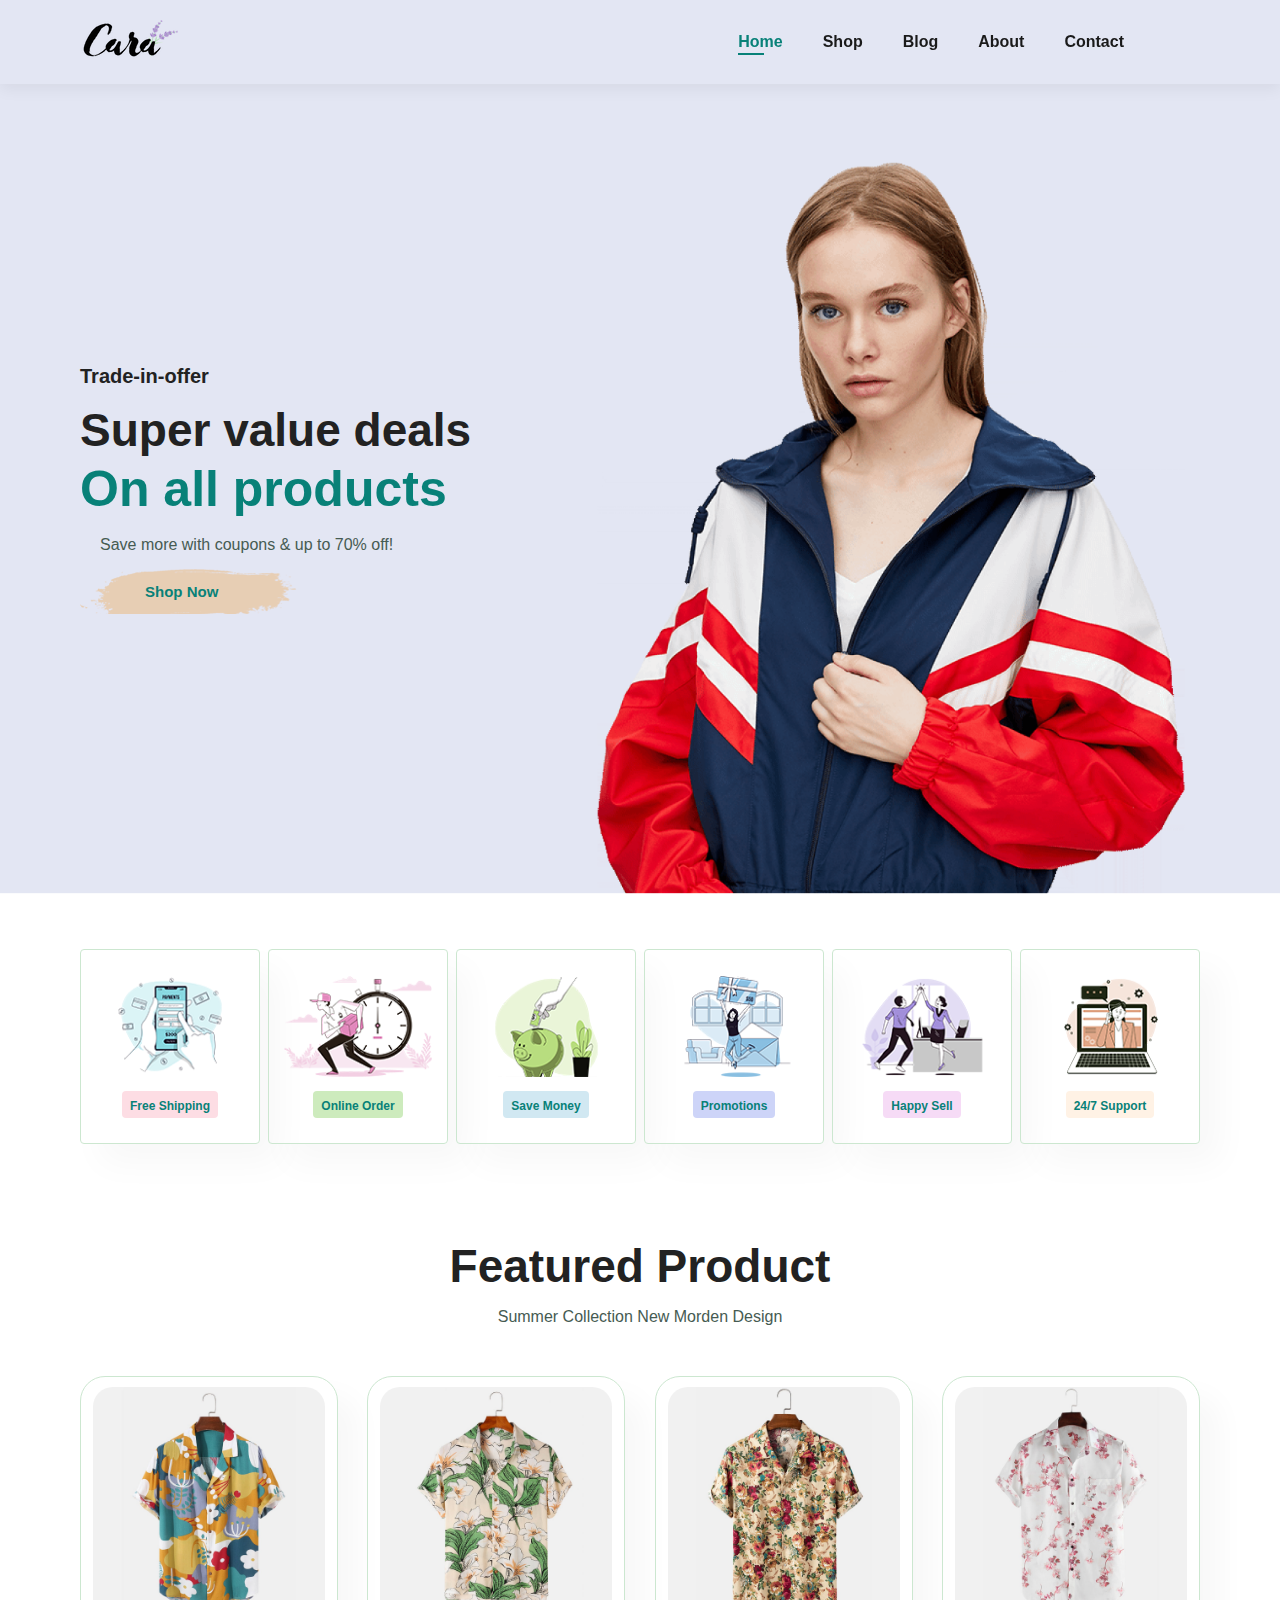
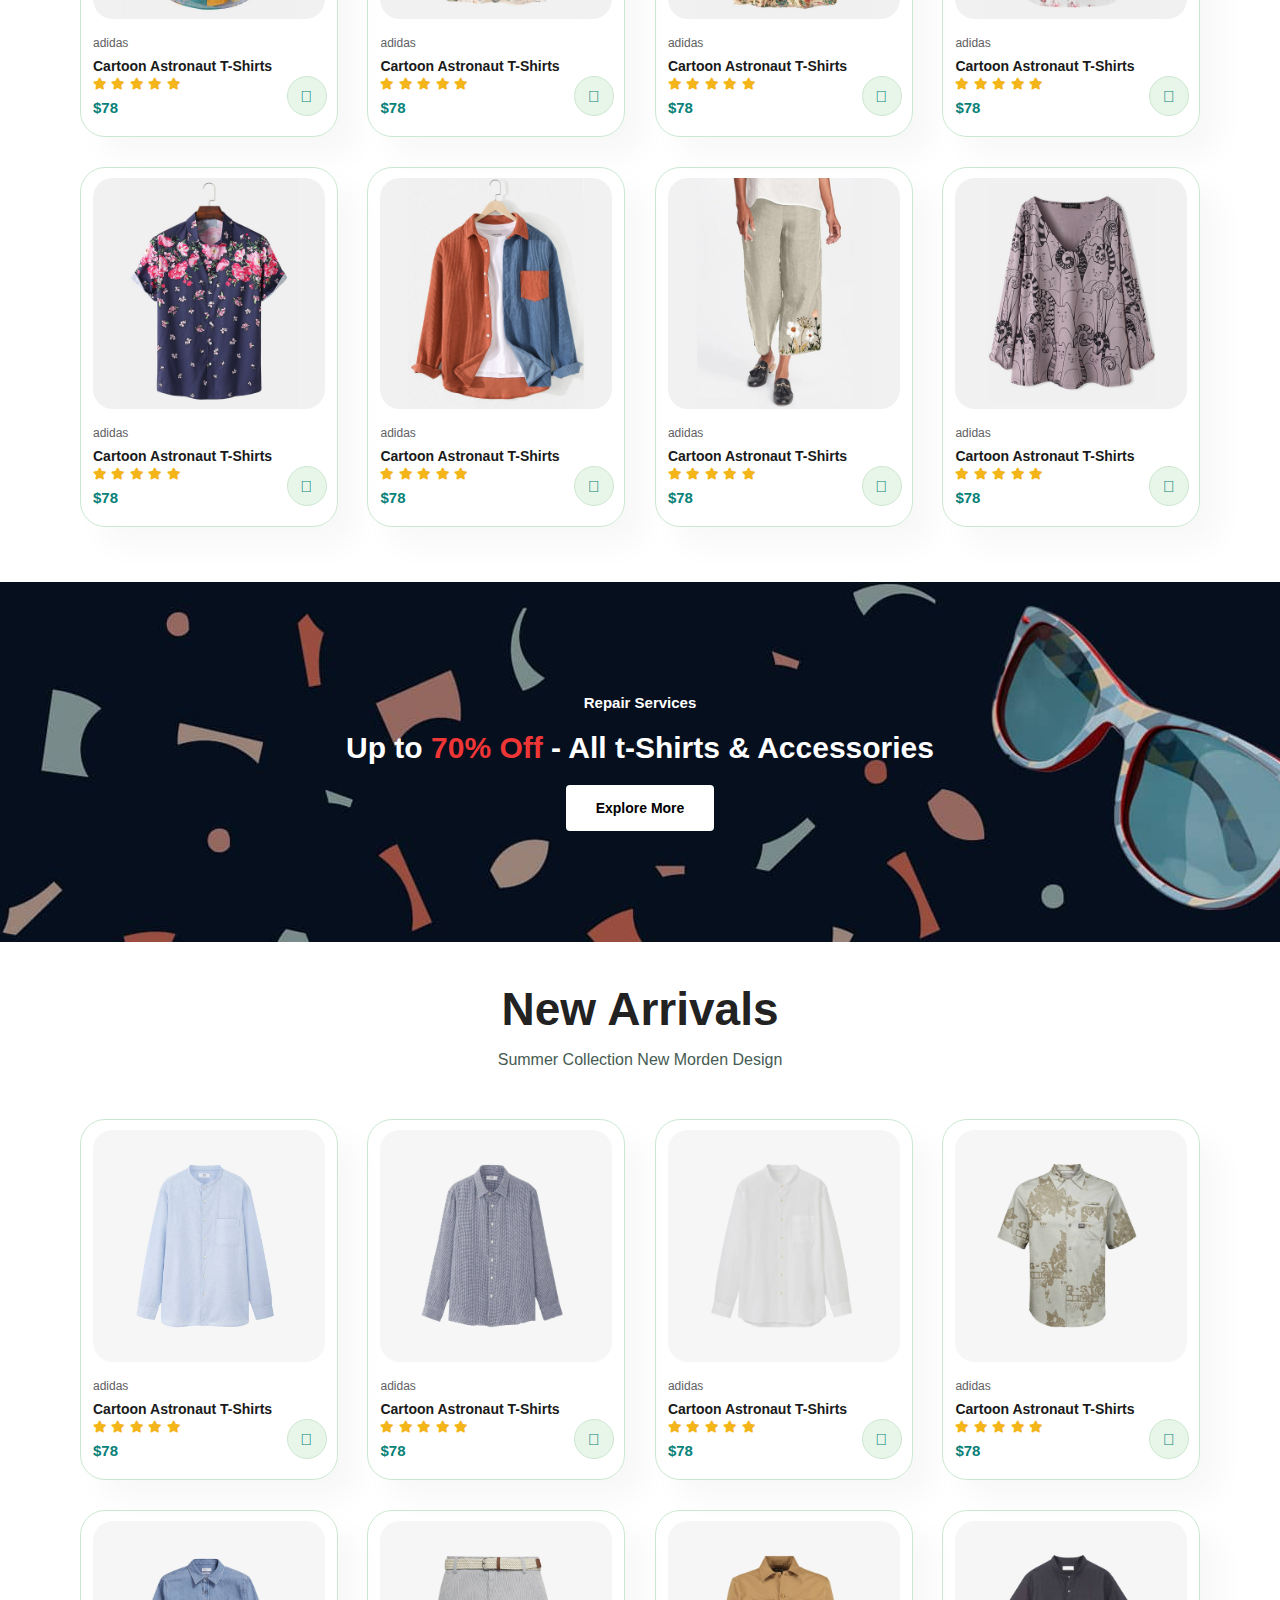
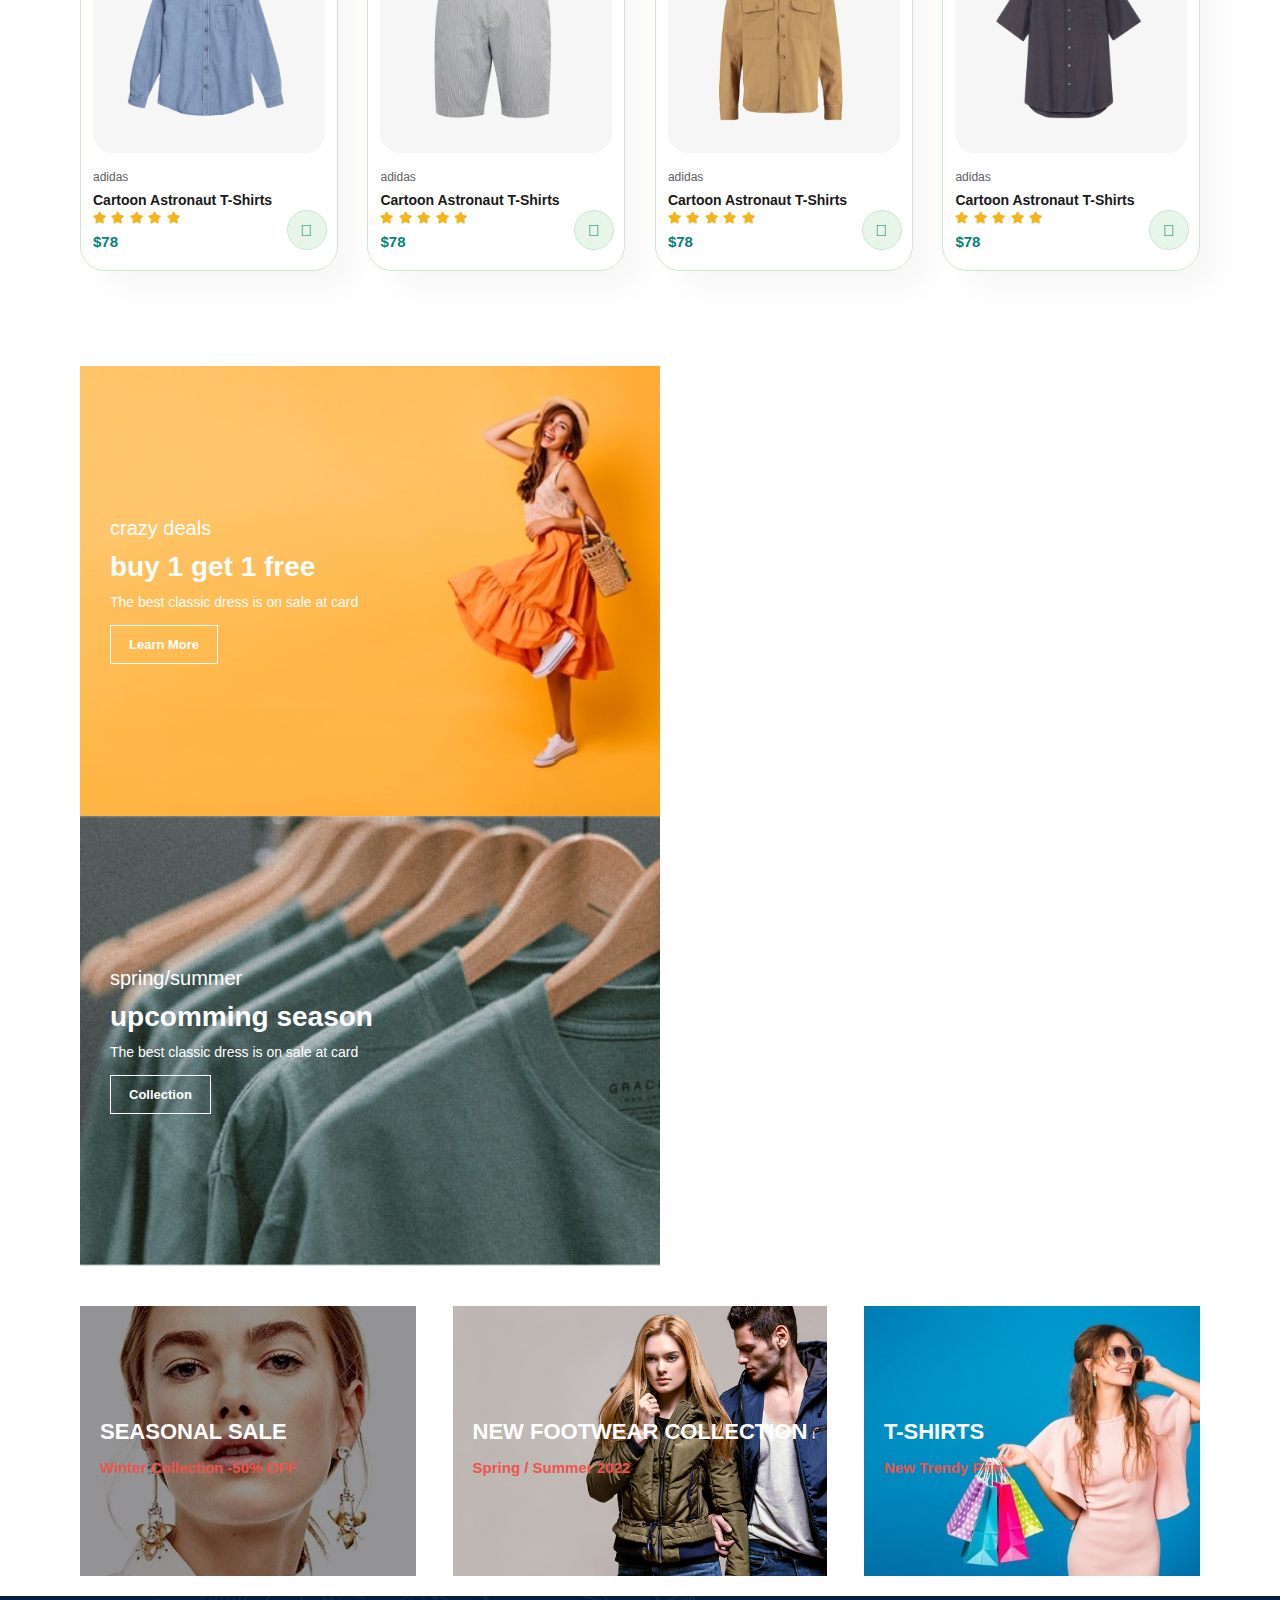
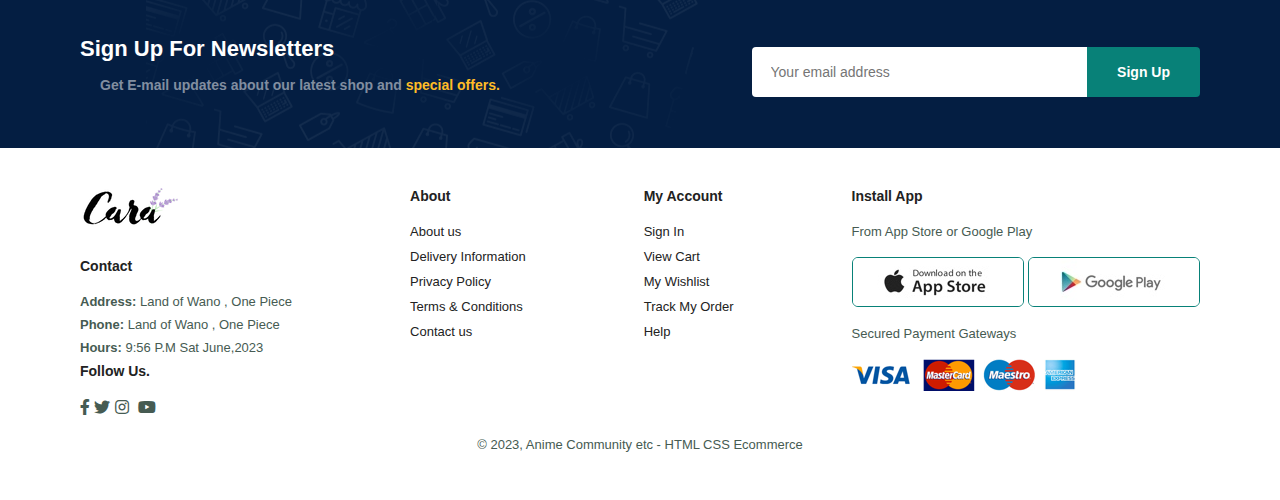
<file: index.html>
<!DOCTYPE html>
<html lang="en">

<head>
    <meta charset="UTF-8">
    <meta http-equiv="X-UA-Compatible" content="IE=edge">
    <meta name="viewport" content="width=device-width, initial-scale=1.0">
    <title>E-commerse Website</title>
    <link rel="stylesheet" href="style.css">
    <link rel="stylesheet" href="https://pro.fontawesome.com/releases/v5.10.0/css/all.css" />
    <script type="module" src="script.js" async></script>
    <script type="module" src="data.js" async></script>
    <script type="module" src="singleProduct.js" async></script>

</head>

<body>

    <section id="header">
        <a href="#">
            <img src="img/logo.png" class="logo" alt="">
        </a>
        <div>
            <ul id="navbar">
                <li><a class="active" href="index.html">Home</a></li>
                <li><a href="shop.html">Shop</a></li>
                <li><a href="blog.html">Blog</a></li>
                <li><a href="about.html">About</a></li>
                <li><a href="contact.html">Contact</a></li>
                <li><a href="cart.html" id="lg-bag"><i class="far fa-shopping-bag"></i></a></li>
                <a href="#" id="close"><i class="far fa-times"></i></a>
            </ul>
        </div>
        <div id="mobile">
            <a href="cart.html"><i class="far fa-shopping-bag"></i></a>
            <i id="bar" class="fas fa-outdent"></i>
        </div>
    </section>

    <section id="hero">
        <h4>Trade-in-offer</h4>
        <h2>Super value deals</h2>
        <h1>On all products</h1>
        <p>Save more with coupons & up to 70% off!</p>
        <button>Shop Now</button>
    </section>

    <section id="feature" class="section-p1">
        <div class="feature-box">
            <img src="img/features/f1.png" alt="">
            <h6>Free Shipping</h6>
        </div>
        <div class="feature-box">
            <img src="img/features/f2.png" alt="">
            <h6>Online Order</h6>
        </div>
        <div class="feature-box">
            <img src="img/features/f3.png" alt="">
            <h6>Save Money</h6>
        </div>
        <div class="feature-box">
            <img src="img/features/f4.png" alt="">
            <h6>Promotions</h6>
        </div>
        <div class="feature-box">
            <img src="img/features/f5.png" alt="">
            <h6>Happy Sell</h6>
        </div>
        <div class="feature-box">
            <img src="img/features/f6.png" alt="">
            <h6>24/7 Support</h6>
        </div>

    </section>

    <section id="product1" class="section-p1">
        <h2>Featured Product</h2>
        <p>Summer Collection New Morden Design</p>
        <div class="pro-container">
            <div class="pro">
                <img src="img/products/f1.jpg" alt="">
                <div class="description">
                    <span>adidas</span>
                    <h5>Cartoon Astronaut T-Shirts</h5>
                    <div class="star">
                        <i class="fas fa-star"></i>
                        <i class="fas fa-star"></i>
                        <i class="fas fa-star"></i>
                        <i class="fas fa-star"></i>
                        <i class="fas fa-star"></i>
                    </div>
                    <h4>$78</h4>
                </div>
                <a href="#">
                    <i class="fal fa-shopping-cart cart"></i>
                </a>
            </div>
            <div class="pro">
                <img src="img/products/f2.jpg" alt="">
                <div class="description">
                    <span>adidas</span>
                    <h5>Cartoon Astronaut T-Shirts</h5>
                    <div class="star">
                        <i class="fas fa-star"></i>
                        <i class="fas fa-star"></i>
                        <i class="fas fa-star"></i>
                        <i class="fas fa-star"></i>
                        <i class="fas fa-star"></i>
                    </div>
                    <h4>$78</h4>
                </div>
                <a href="#">
                    <i class="fal fa-shopping-cart cart"></i>
                </a>
            </div>
            <div class="pro">
                <img src="img/products/f3.jpg" alt="">
                <div class="description">
                    <span>adidas</span>
                    <h5>Cartoon Astronaut T-Shirts</h5>
                    <div class="star">
                        <i class="fas fa-star"></i>
                        <i class="fas fa-star"></i>
                        <i class="fas fa-star"></i>
                        <i class="fas fa-star"></i>
                        <i class="fas fa-star"></i>
                    </div>
                    <h4>$78</h4>
                </div>
                <a href="#">
                    <i class="fal fa-shopping-cart cart"></i>
                </a>
            </div>
            <div class="pro">
                <img src="img/products/f4.jpg" alt="">
                <div class="description">
                    <span>adidas</span>
                    <h5>Cartoon Astronaut T-Shirts</h5>
                    <div class="star">
                        <i class="fas fa-star"></i>
                        <i class="fas fa-star"></i>
                        <i class="fas fa-star"></i>
                        <i class="fas fa-star"></i>
                        <i class="fas fa-star"></i>
                    </div>
                    <h4>$78</h4>
                </div>
                <a href="#">
                    <i class="fal fa-shopping-cart cart"></i>
                </a>
            </div>
            <div class="pro">
                <img src="img/products/f5.jpg" alt="">
                <div class="description">
                    <span>adidas</span>
                    <h5>Cartoon Astronaut T-Shirts</h5>
                    <div class="star">
                        <i class="fas fa-star"></i>
                        <i class="fas fa-star"></i>
                        <i class="fas fa-star"></i>
                        <i class="fas fa-star"></i>
                        <i class="fas fa-star"></i>
                    </div>
                    <h4>$78</h4>
                </div>
                <a href="#">
                    <i class="fal fa-shopping-cart cart"></i>
                </a>
            </div>
            <div class="pro">
                <img src="img/products/f6.jpg" alt="">
                <div class="description">
                    <span>adidas</span>
                    <h5>Cartoon Astronaut T-Shirts</h5>
                    <div class="star">
                        <i class="fas fa-star"></i>
                        <i class="fas fa-star"></i>
                        <i class="fas fa-star"></i>
                        <i class="fas fa-star"></i>
                        <i class="fas fa-star"></i>
                    </div>
                    <h4>$78</h4>
                </div>
                <a href="#">
                    <i class="fal fa-shopping-cart cart"></i>
                </a>
            </div>
            <div class="pro">
                <img src="img/products/f7.jpg" alt="">
                <div class="description">
                    <span>adidas</span>
                    <h5>Cartoon Astronaut T-Shirts</h5>
                    <div class="star">
                        <i class="fas fa-star"></i>
                        <i class="fas fa-star"></i>
                        <i class="fas fa-star"></i>
                        <i class="fas fa-star"></i>
                        <i class="fas fa-star"></i>
                    </div>
                    <h4>$78</h4>
                </div>
                <a href="#">
                    <i class="fal fa-shopping-cart cart"></i>
                </a>
            </div>
            <div class="pro">
                <img src="img/products/f8.jpg" alt="">
                <div class="description">
                    <span>adidas</span>
                    <h5>Cartoon Astronaut T-Shirts</h5>
                    <div class="star">
                        <i class="fas fa-star"></i>
                        <i class="fas fa-star"></i>
                        <i class="fas fa-star"></i>
                        <i class="fas fa-star"></i>
                        <i class="fas fa-star"></i>
                    </div>
                    <h4>$78</h4>
                </div>
                <a href="#">
                    <i class="fal fa-shopping-cart cart"></i>
                </a>
            </div>

        </div>
    </section>

    <section id="banner" class="section-m1">
        <h4>Repair Services</h4>
        <h2>Up to <span>70% Off</span> - All t-Shirts & Accessories</h2>
        <button class="normal">Explore More</button>
    </section>

    <section id="product1" class="section-p1 newArrival">
        <h2>New Arrivals</h2>
        <p>Summer Collection New Morden Design</p>
        <div class="pro-container">
            <div class="pro">
                <img src="img/products/n1.jpg" alt="">
                <div class="description">
                    <span>adidas</span>
                    <h5>Cartoon Astronaut T-Shirts</h5>
                    <div class="star">
                        <i class="fas fa-star"></i>
                        <i class="fas fa-star"></i>
                        <i class="fas fa-star"></i>
                        <i class="fas fa-star"></i>
                        <i class="fas fa-star"></i>
                    </div>
                    <h4>$78</h4>
                </div>
                <a href="#">
                    <i class="fal fa-shopping-cart cart"></i>
                </a>
            </div>
            <div class="pro">
                <img src="img/products/n2.jpg" alt="">
                <div class="description">
                    <span>adidas</span>
                    <h5>Cartoon Astronaut T-Shirts</h5>
                    <div class="star">
                        <i class="fas fa-star"></i>
                        <i class="fas fa-star"></i>
                        <i class="fas fa-star"></i>
                        <i class="fas fa-star"></i>
                        <i class="fas fa-star"></i>
                    </div>
                    <h4>$78</h4>
                </div>
                <a href="#">
                    <i class="fal fa-shopping-cart cart"></i>
                </a>
            </div>
            <div class="pro">
                <img src="img/products/n3.jpg" alt="">
                <div class="description">
                    <span>adidas</span>
                    <h5>Cartoon Astronaut T-Shirts</h5>
                    <div class="star">
                        <i class="fas fa-star"></i>
                        <i class="fas fa-star"></i>
                        <i class="fas fa-star"></i>
                        <i class="fas fa-star"></i>
                        <i class="fas fa-star"></i>
                    </div>
                    <h4>$78</h4>
                </div>
                <a href="#">
                    <i class="fal fa-shopping-cart cart"></i>
                </a>
            </div>
            <div class="pro">
                <img src="img/products/n4.jpg" alt="">
                <div class="description">
                    <span>adidas</span>
                    <h5>Cartoon Astronaut T-Shirts</h5>
                    <div class="star">
                        <i class="fas fa-star"></i>
                        <i class="fas fa-star"></i>
                        <i class="fas fa-star"></i>
                        <i class="fas fa-star"></i>
                        <i class="fas fa-star"></i>
                    </div>
                    <h4>$78</h4>
                </div>
                <a href="#">
                    <i class="fal fa-shopping-cart cart"></i>
                </a>
            </div>
            <div class="pro">
                <img src="img/products/n5.jpg" alt="">
                <div class="description">
                    <span>adidas</span>
                    <h5>Cartoon Astronaut T-Shirts</h5>
                    <div class="star">
                        <i class="fas fa-star"></i>
                        <i class="fas fa-star"></i>
                        <i class="fas fa-star"></i>
                        <i class="fas fa-star"></i>
                        <i class="fas fa-star"></i>
                    </div>
                    <h4>$78</h4>
                </div>
                <a href="#">
                    <i class="fal fa-shopping-cart cart"></i>
                </a>
            </div>
            <div class="pro">
                <img src="img/products/n6.jpg" alt="">
                <div class="description">
                    <span>adidas</span>
                    <h5>Cartoon Astronaut T-Shirts</h5>
                    <div class="star">
                        <i class="fas fa-star"></i>
                        <i class="fas fa-star"></i>
                        <i class="fas fa-star"></i>
                        <i class="fas fa-star"></i>
                        <i class="fas fa-star"></i>
                    </div>
                    <h4>$78</h4>
                </div>
                <a href="#">
                    <i class="fal fa-shopping-cart cart"></i>
                </a>
            </div>
            <div class="pro">
                <img src="img/products/n7.jpg" alt="">
                <div class="description">
                    <span>adidas</span>
                    <h5>Cartoon Astronaut T-Shirts</h5>
                    <div class="star">
                        <i class="fas fa-star"></i>
                        <i class="fas fa-star"></i>
                        <i class="fas fa-star"></i>
                        <i class="fas fa-star"></i>
                        <i class="fas fa-star"></i>
                    </div>
                    <h4>$78</h4>
                </div>
                <a href="#">
                    <i class="fal fa-shopping-cart cart"></i>
                </a>
            </div>
            <div class="pro">
                <img src="img/products/n8.jpg" alt="">
                <div class="description">
                    <span>adidas</span>
                    <h5>Cartoon Astronaut T-Shirts</h5>
                    <div class="star">
                        <i class="fas fa-star"></i>
                        <i class="fas fa-star"></i>
                        <i class="fas fa-star"></i>
                        <i class="fas fa-star"></i>
                        <i class="fas fa-star"></i>
                    </div>
                    <h4>$78</h4>
                </div>
                <a href="#">
                    <i class="fal fa-shopping-cart cart"></i>
                </a>
            </div>

        </div>
    </section>

    <section id="sm-banner" class="section-p1">
        <div class="banner-box">
            <h4>crazy deals</h4>
            <h2>buy 1 get 1 free</h2>
            <span>The best classic dress is on sale at card</span>
            <button class="white">Learn More</button>
        </div>
        <div class="banner-box banner-box2">
            <h4>spring/summer</h4>
            <h2>upcomming season</h2>
            <span>The best classic dress is on sale at card</span>
            <button class="white">Collection</button>
        </div>
    </section>

    <section id="banner3">
        <div class="banner-box">
            <h2>SEASONAL SALE</h2>
            <h3>Winter Collection -50% OFF</h3>

        </div>
        <div class="banner-box banner-box2">
            <h2>NEW FOOTWEAR COLLECTION</h2>
            <h3>Spring / Summer 2022</h3>
        </div>

        <div class="banner-box banner-box3">
            <h2>T-SHIRTS</h2>
            <h3>New Trendy Print</h3>

        </div>
    </section>

    <section id="newsletter" class="section-p1 section-m1">
        <div class="newstext">
            <h4>Sign Up For Newsletters</h4>
            <p>Get E-mail updates about our latest shop and <span>special offers.</span> </p>
        </div>
        <div class="form">
            <input type="text" placeholder="Your email address">
            <button class="normal">Sign Up</button>
        </div>
    </section>

    <footer class="section-p1" id="footer">
        <div class="col">
            <img src="img/logo.png" class="logo" alt="">
            <h4>Contact</h4>
            <p><strong>Address: </strong> Land of Wano , One Piece</p>
            <p><strong>Phone: </strong> Land of Wano , One Piece</p>
            <p><strong>Hours: </strong> 9:56 P.M Sat June,2023</p>
            <div class="follow">
                <h4>Follow Us.</h4>
                <div class="icon">
                    <i class="fab fa-facebook-f"></i>
                    <i class="fab fa-twitter"></i>
                    <i class="fab fa-instagram"></i>
                    <i class="fab fa-pintrest-p"></i>
                    <i class="fab fa-youtube"></i>
                </div>
            </div>
        </div>
        <div class="col">
            <h4>About</h4>
            <a href="#">About us</a>
            <a href="#">Delivery Information</a>
            <a href="#">Privacy Policy</a>
            <a href="#">Terms & Conditions</a>
            <a href="#">Contact us</a>
        </div>
        <div class="col">
            <h4>My Account</h4>
            <a href="#">Sign In</a>
            <a href="#">View Cart</a>
            <a href="#">My Wishlist</a>
            <a href="#">Track My Order</a>
            <a href="#">Help</a>
        </div>

        <div class="col install">
            <h4>Install App</h4>
            <p>From App Store or Google Play</p>
            <div class="row">
                <img src="img/pay/app.jpg" alt="">
                <img src="img/pay/play.jpg" alt="">
            </div>
            <p>Secured Payment Gateways</p>
            <img src="img/pay/pay.png" alt="">
        </div>

        <div class="copyright">
            <p>&#169 2023, Anime Community etc - HTML CSS Ecommerce</p>
        </div>

    </footer>

</body>

</html>
</file>
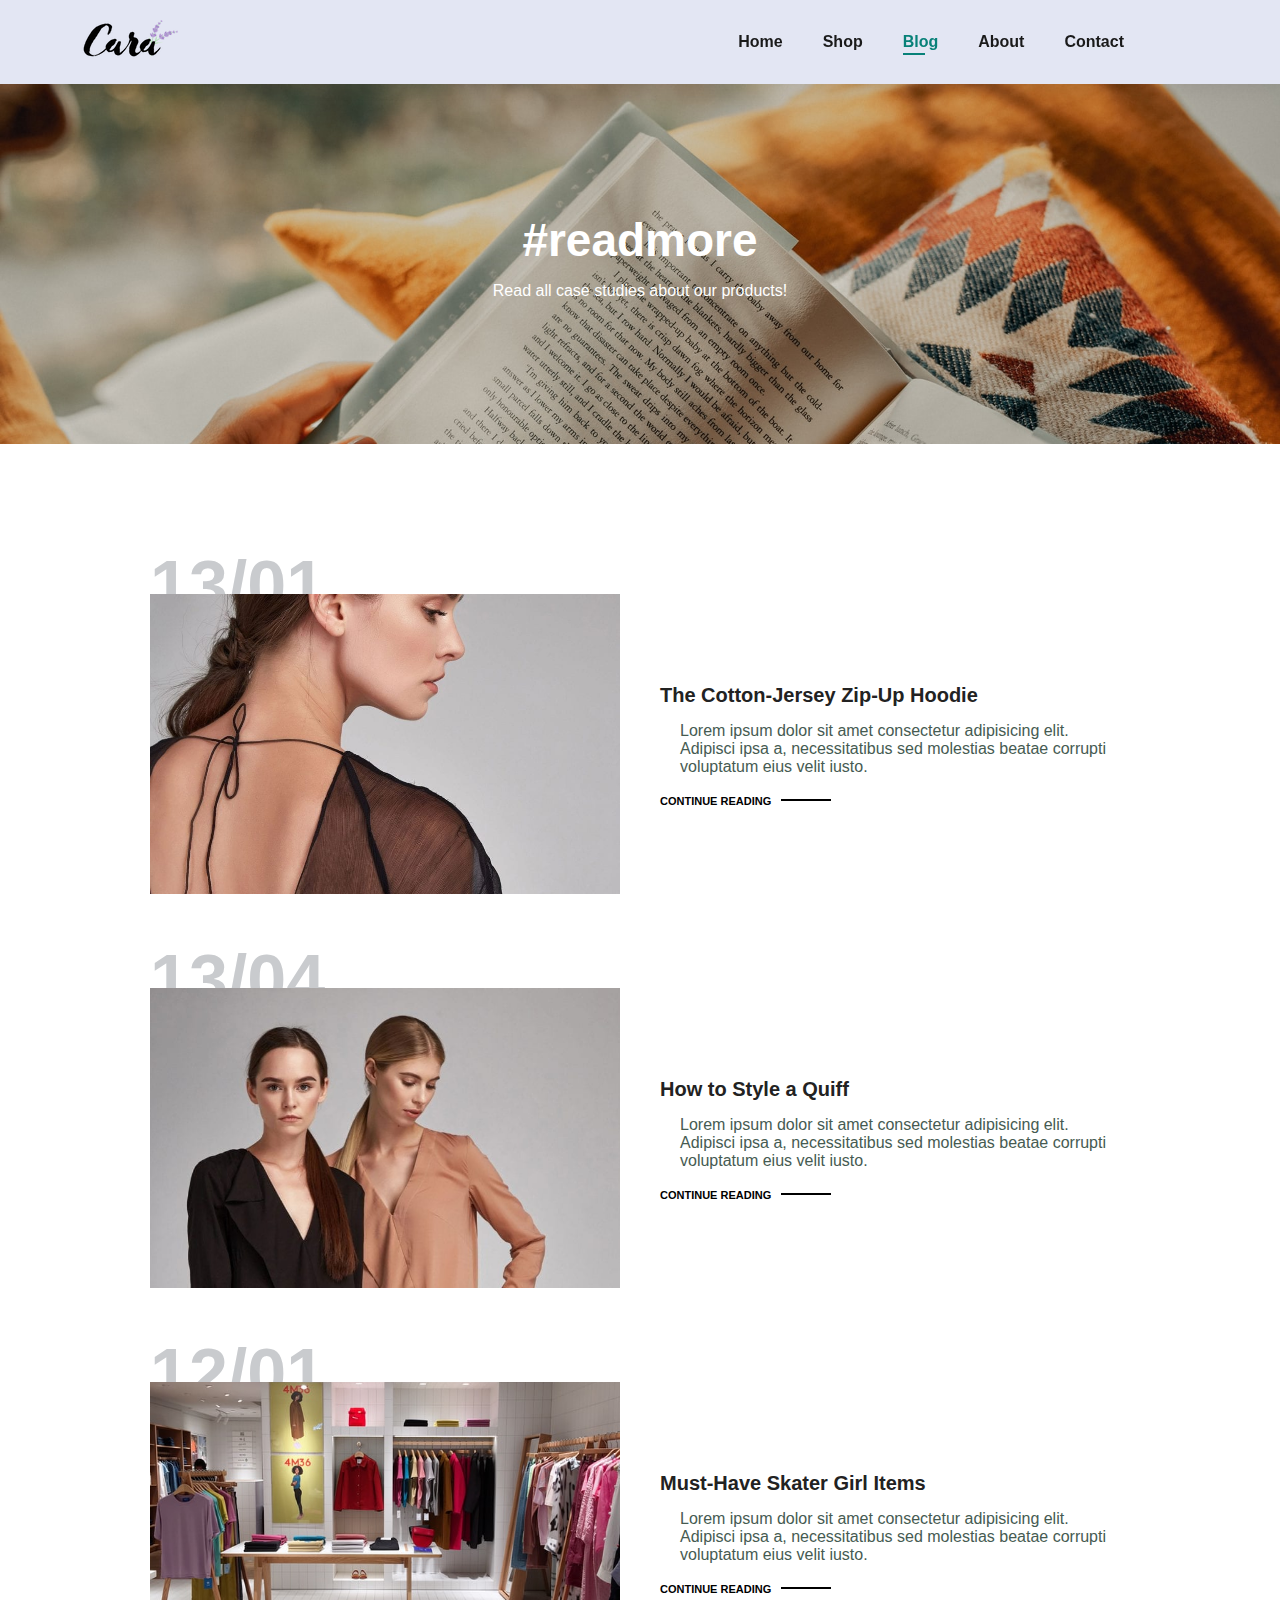
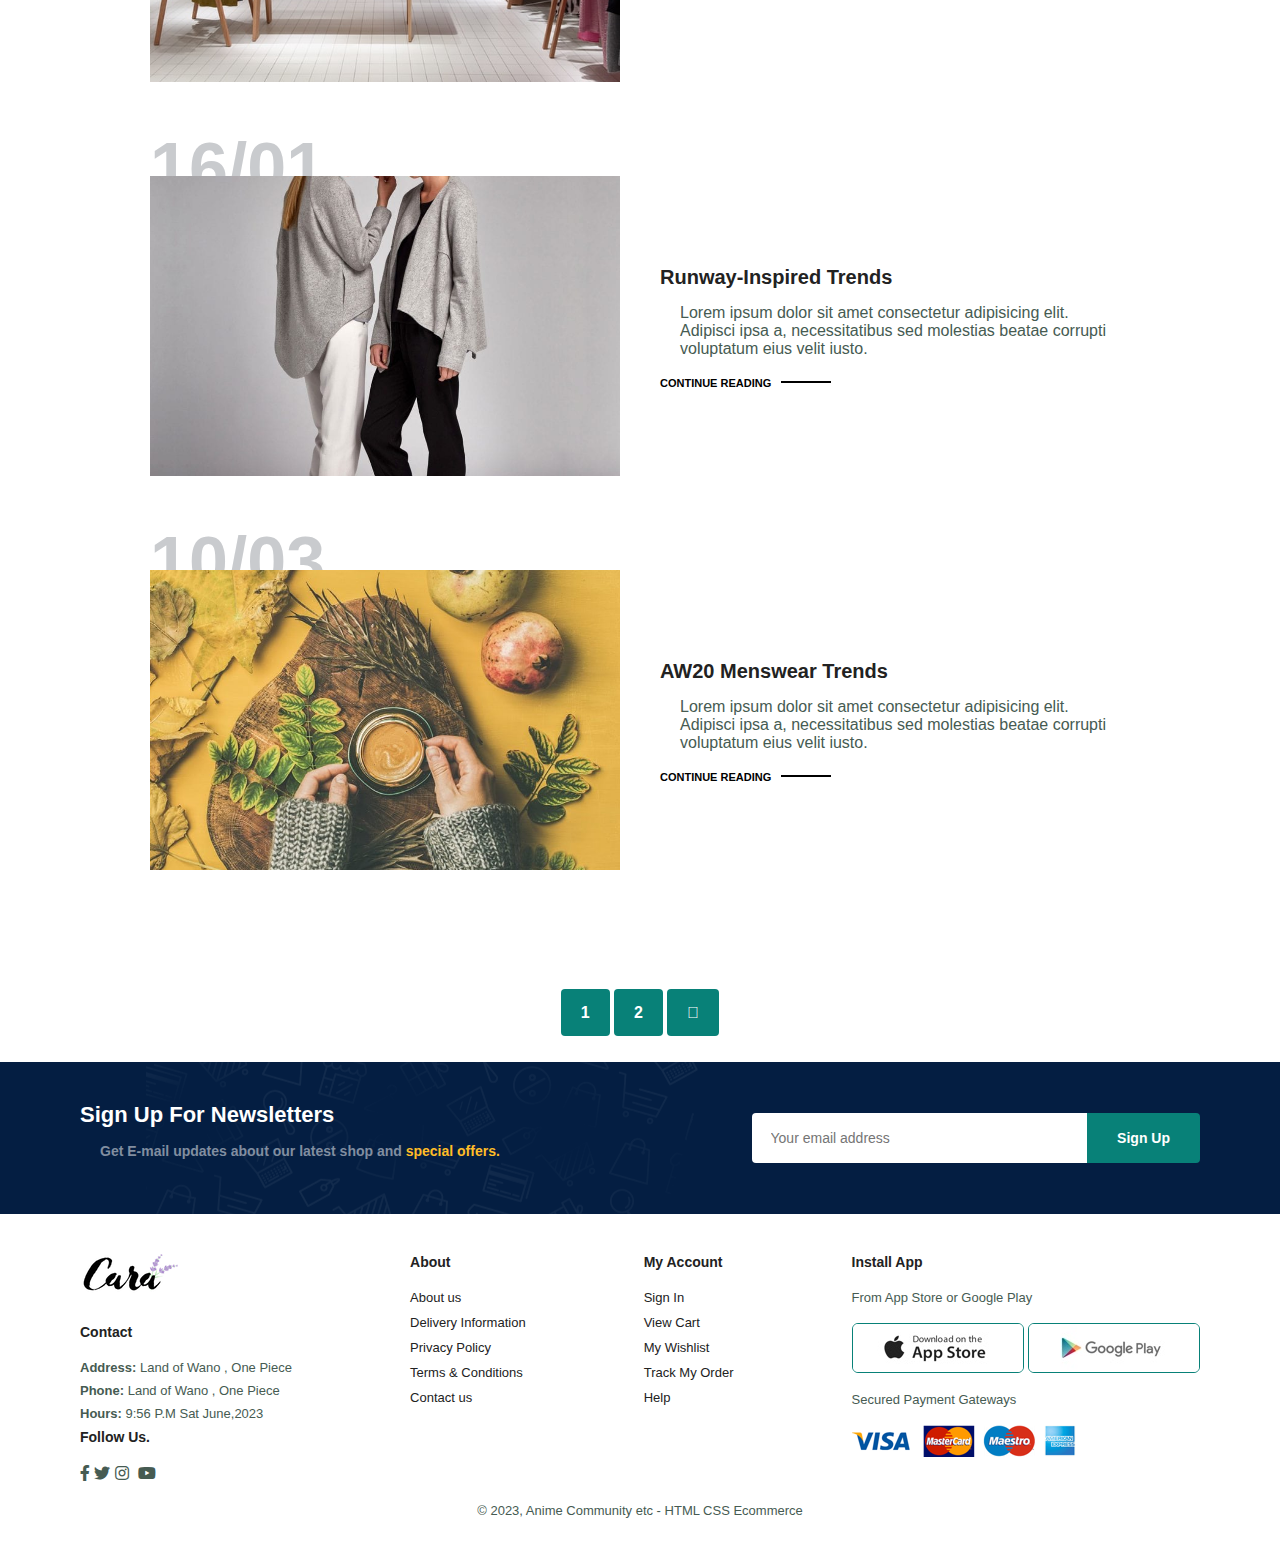
<file: blog.html>
<!DOCTYPE html>
<html lang="en">

<head>
    <meta charset="UTF-8">
    <meta http-equiv="X-UA-Compatible" content="IE=edge">
    <meta name="viewport" content="width=device-width, initial-scale=1.0">
    <title>E-commerse Website</title>
    <link rel="stylesheet" href="style.css">
    <link rel="stylesheet" href="https://pro.fontawesome.com/releases/v5.10.0/css/all.css" />
    <script src="script.js" defer></script>
</head>

<body>

    <section id="header">
        <a href="#">
            <img src="img/logo.png" class="logo" alt="">
        </a>
        <div>
            <ul id="navbar">
                <li><a href="index.html">Home</a></li>
                <li><a href="shop.html">Shop</a></li>
                <li><a class="active" href="blog.html">Blog</a></li>
                <li><a href="about.html">About</a></li>
                <li><a href="contact.html">Contact</a></li>
                <li><a href="cart.html" id="lg-bag"><i class="far fa-shopping-bag"></i></a></li>
                <a href="#" id="close"><i class="far fa-times"></i></a>
            </ul>
        </div>
        <div id="mobile">
            <a href="cart.html"><i class="far fa-shopping-bag"></i></a>
            <i id="bar" class="fas fa-outdent"></i>
        </div>
    </section>

    <section id="page-header" class="blog-header">
        <h2>#readmore</h2>
        <p>Read all case studies about our products!</p>
    </section>

    <section id="blog">
        <div class="blog-box">
            <div class="blog-img">
                <img src="img/blog/b1.jpg" alt="">
            </div>
            <div class="blog-details">
                <h4>The Cotton-Jersey Zip-Up Hoodie</h4>
                <p>Lorem ipsum dolor sit amet consectetur adipisicing elit. Adipisci ipsa a, necessitatibus sed
                    molestias beatae corrupti voluptatum eius velit iusto.</p>
                <a href="#">CONTINUE READING</a>
            </div>
            <h1>13/01</h1>
        </div>
        <div class="blog-box">
            <div class="blog-img">
                <img src="img/blog/b2.jpg" alt="">
            </div>
            <div class="blog-details">
                <h4>How to Style a Quiff</h4>
                <p>Lorem ipsum dolor sit amet consectetur adipisicing elit. Adipisci ipsa a, necessitatibus sed
                    molestias beatae corrupti voluptatum eius velit iusto.</p>
                <a href="#">CONTINUE READING</a>
            </div>
            <h1>13/04</h1>
        </div>
        <div class="blog-box">
            <div class="blog-img">
                <img src="img/blog/b3.jpg" alt="">
            </div>
            <div class="blog-details">
                <h4>Must-Have Skater Girl Items</h4>
                <p>Lorem ipsum dolor sit amet consectetur adipisicing elit. Adipisci ipsa a, necessitatibus sed
                    molestias beatae corrupti voluptatum eius velit iusto.</p>
                <a href="#">CONTINUE READING</a>
            </div>
            <h1>12/01</h1>
        </div>
        <div class="blog-box">
            <div class="blog-img">
                <img src="img/blog/b4.jpg" alt="">
            </div>
            <div class="blog-details">
                <h4>Runway-Inspired Trends</h4>
                <p>Lorem ipsum dolor sit amet consectetur adipisicing elit. Adipisci ipsa a, necessitatibus sed
                    molestias beatae corrupti voluptatum eius velit iusto.</p>
                <a href="#">CONTINUE READING</a>
            </div>
            <h1>16/01</h1>
        </div>
        <div class="blog-box">
            <div class="blog-img">
                <img src="img/blog/b6.jpg" alt="">
            </div>
            <div class="blog-details">
                <h4>AW20 Menswear Trends</h4>
                <p>Lorem ipsum dolor sit amet consectetur adipisicing elit. Adipisci ipsa a, necessitatibus sed
                    molestias beatae corrupti voluptatum eius velit iusto.</p>
                <a href="#">CONTINUE READING</a>
            </div>
            <h1>10/03</h1>
        </div>
       
    </section>

    <section id="pagination" class="section-p1">
        <a href="#">1</a>
        <a href="#">2</a>
        <a href="#"><i class="fal fa-long-arrow-alt-right"></i></a>
    </section>


    <section id="newsletter" class="section-p1 section-m1">
        <div class="newstext">
            <h4>Sign Up For Newsletters</h4>
            <p>Get E-mail updates about our latest shop and <span>special offers.</span> </p>
        </div>
        <div class="form">
            <input type="text" placeholder="Your email address">
            <button class="normal">Sign Up</button>
        </div>
    </section>

    <footer class="section-p1" id="footer">
        <div class="col">
            <img src="img/logo.png" class="logo" alt="">
            <h4>Contact</h4>
            <p><strong>Address: </strong> Land of Wano , One Piece</p>
            <p><strong>Phone: </strong> Land of Wano , One Piece</p>
            <p><strong>Hours: </strong> 9:56 P.M Sat June,2023</p>
            <div class="follow">
                <h4>Follow Us.</h4>
                <div class="icon">
                    <i class="fab fa-facebook-f"></i>
                    <i class="fab fa-twitter"></i>
                    <i class="fab fa-instagram"></i>
                    <i class="fab fa-pintrest-p"></i>
                    <i class="fab fa-youtube"></i>
                </div>
            </div>
        </div>
        <div class="col">
            <h4>About</h4>
            <a href="#">About us</a>
            <a href="#">Delivery Information</a>
            <a href="#">Privacy Policy</a>
            <a href="#">Terms & Conditions</a>
            <a href="#">Contact us</a>
        </div>
        <div class="col">
            <h4>My Account</h4>
            <a href="#">Sign In</a>
            <a href="#">View Cart</a>
            <a href="#">My Wishlist</a>
            <a href="#">Track My Order</a>
            <a href="#">Help</a>
        </div>

        <div class="col install">
            <h4>Install App</h4>
            <p>From App Store or Google Play</p>
            <div class="row">
                <img src="img/pay/app.jpg" alt="">
                <img src="img/pay/play.jpg" alt="">
            </div>
            <p>Secured Payment Gateways</p>
            <img src="img/pay/pay.png" alt="">
        </div>

        <div class="copyright">
            <p>&#169 2023, Anime Community etc - HTML CSS Ecommerce</p>
        </div>

    </footer>

</body>

</html>
</file>
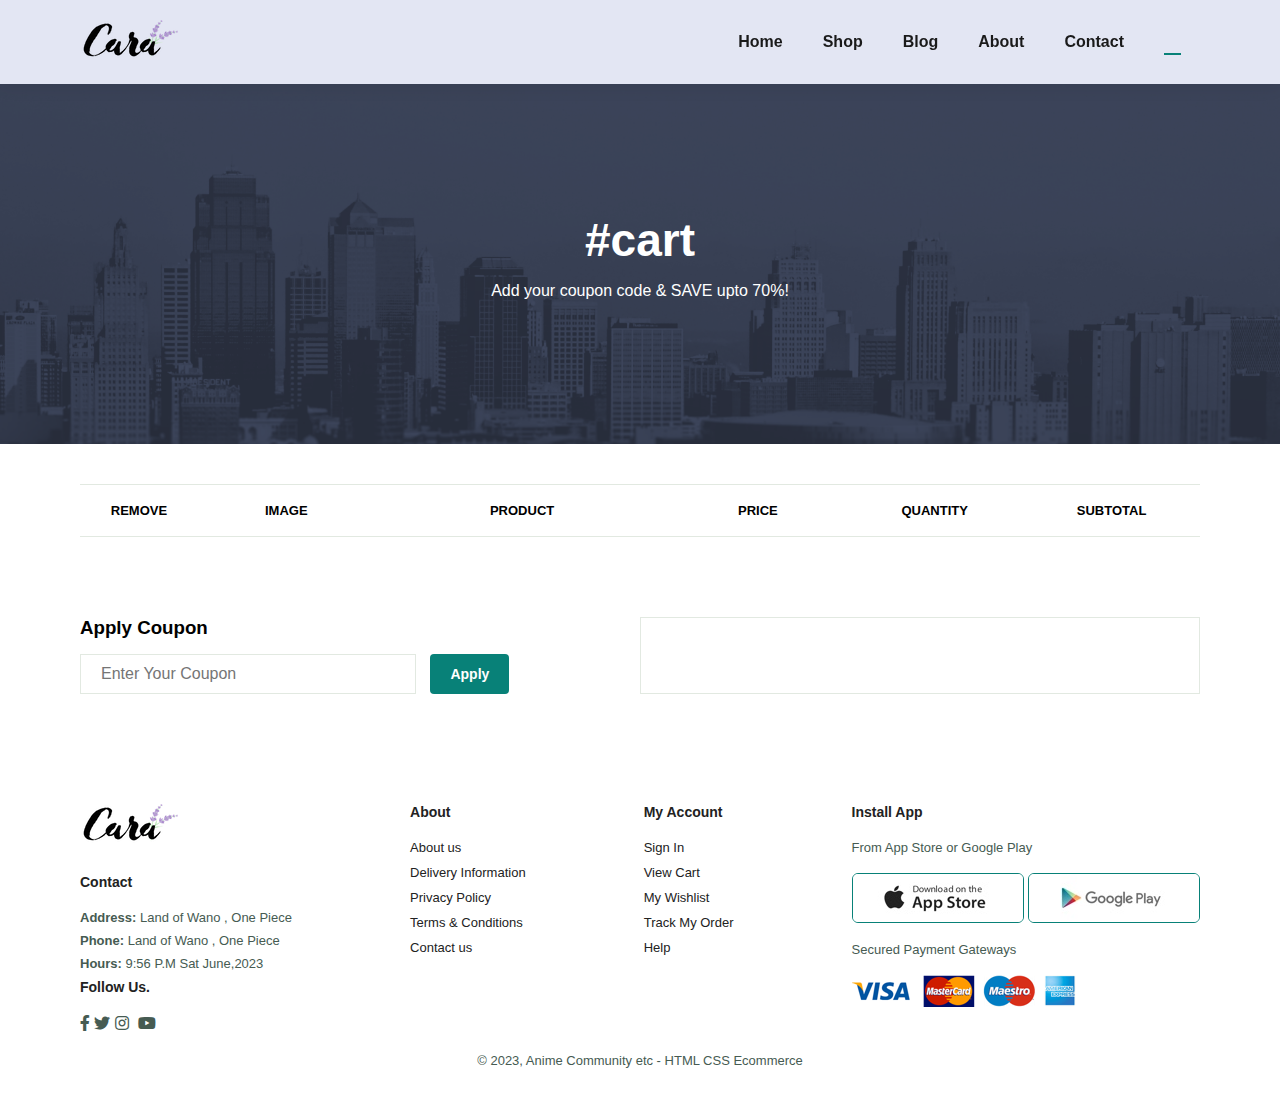
<file: cart.html>
<!DOCTYPE html>
<html lang="en">

<head>
    <meta charset="UTF-8">
    <meta http-equiv="X-UA-Compatible" content="IE=edge">
    <meta name="viewport" content="width=device-width, initial-scale=1.0">
    <title>E-commerse Website</title>
    <link rel="stylesheet" href="style.css">
    <link rel="stylesheet" href="https://pro.fontawesome.com/releases/v5.10.0/css/all.css" />
    <script type="module" src="script.js" defer></script>
    <script type="module" src="cart.js" defer></script>
</head>

<body>

    <section id="header">
        <a href="#">
            <img src="img/logo.png" class="logo" alt="">
        </a>
        <div>
            <ul id="navbar">
                <li><a href="index.html">Home</a></li>
                <li><a href="shop.html">Shop</a></li>
                <li><a href="blog.html">Blog</a></li>
                <li><a href="about.html">About</a></li>
                <li><a href="contact.html">Contact</a></li>
                <li><a class="active" href="cart.html" id="lg-bag"><i class="far fa-shopping-bag"></i></a></li>
                <a href="#" id="close"><i class="far fa-times"></i></a>
            </ul>
        </div>
        <div id="mobile">
            <a href="cart.html"><i class="far fa-shopping-bag"></i></a>
            <i id="bar" class="fas fa-outdent"></i>
        </div>
    </section>

    <section id="page-header" class="about-header">
        <h2>#cart</h2>
        <p>Add your coupon code & SAVE upto 70%! </p>
    </section>

    <section id="cart" class="section-p1">
        <table width="100%">
            <thead>
                <tr>
                    <td>Remove</td>
                    <td>Image</td>
                    <td>Product</td>
                    <td>Price</td>
                    <td>Quantity</td>
                    <td>Subtotal</td>
                </tr>
            </thead>
            <tbody class="cart-table-body">
                <!-- <tr>
                    <td><a href="#"><i class="far fa-times-circle"></i></a></td>
                    <td><img src="img/products/f1.jpg" alt=""></td>
                    <td>Cartoon Astronaut T-Shirts</td>
                    <td>$118.19</td>
                    <td><input type="number" value="1"></td>
                    <td>$118.19</td>
                </tr> -->
                <!-- <tr>
                    <td><a href="#"><i class="far fa-times-circle"></i></a></td>
                    <td><img src="img/products/f2.jpg" alt=""></td>
                    <td>Cartoon Astronaut T-Shirts</td>
                    <td>$118.19</td>
                    <td><input type="number" value="1"></td>
                    <td>$118.19</td>
                </tr>
                <tr>
                    <td><a href="#"><i class="far fa-times-circle"></i></a></td>
                    <td><img src="img/products/f3.jpg" alt=""></td>
                    <td>Cartoon Astronaut T-Shirts</td>
                    <td>$118.19</td>
                    <td><input type="number" value="1"></td>
                    <td>$118.19</td>
                </tr> -->
            </tbody>
        </table>
    </section>

    <section id="cart-add" class="section-p1">
        <div id="coupon">
            <h3>Apply Coupon</h3>
            <div>
                <input type="text" placeholder="Enter Your Coupon">
                <button class="normal">Apply</button>
            </div>
        </div>

        <div id="subtotal">
           
        </div>
    </section>

    <footer class="section-p1" id="footer">
        <div class="col">
            <img src="img/logo.png" class="logo" alt="">
            <h4>Contact</h4>
            <p><strong>Address: </strong> Land of Wano , One Piece</p>
            <p><strong>Phone: </strong> Land of Wano , One Piece</p>
            <p><strong>Hours: </strong> 9:56 P.M Sat June,2023</p>
            <div class="follow">
                <h4>Follow Us.</h4>
                <div class="icon">
                    <i class="fab fa-facebook-f"></i>
                    <i class="fab fa-twitter"></i>
                    <i class="fab fa-instagram"></i>
                    <i class="fab fa-pintrest-p"></i>
                    <i class="fab fa-youtube"></i>
                </div>
            </div>
        </div>
        <div class="col">
            <h4>About</h4>
            <a href="#">About us</a>
            <a href="#">Delivery Information</a>
            <a href="#">Privacy Policy</a>
            <a href="#">Terms & Conditions</a>
            <a href="#">Contact us</a>
        </div>
        <div class="col">
            <h4>My Account</h4>
            <a href="#">Sign In</a>
            <a href="#">View Cart</a>
            <a href="#">My Wishlist</a>
            <a href="#">Track My Order</a>
            <a href="#">Help</a>
        </div>

        <div class="col install">
            <h4>Install App</h4>
            <p>From App Store or Google Play</p>
            <div class="row">
                <img src="img/pay/app.jpg" alt="">
                <img src="img/pay/play.jpg" alt="">
            </div>
            <p>Secured Payment Gateways</p>
            <img src="img/pay/pay.png" alt="">
        </div>

        <div class="copyright">
            <p>&#169 2023, Anime Community etc - HTML CSS Ecommerce</p>
        </div>

    </footer>

</body>

</html>
</file>
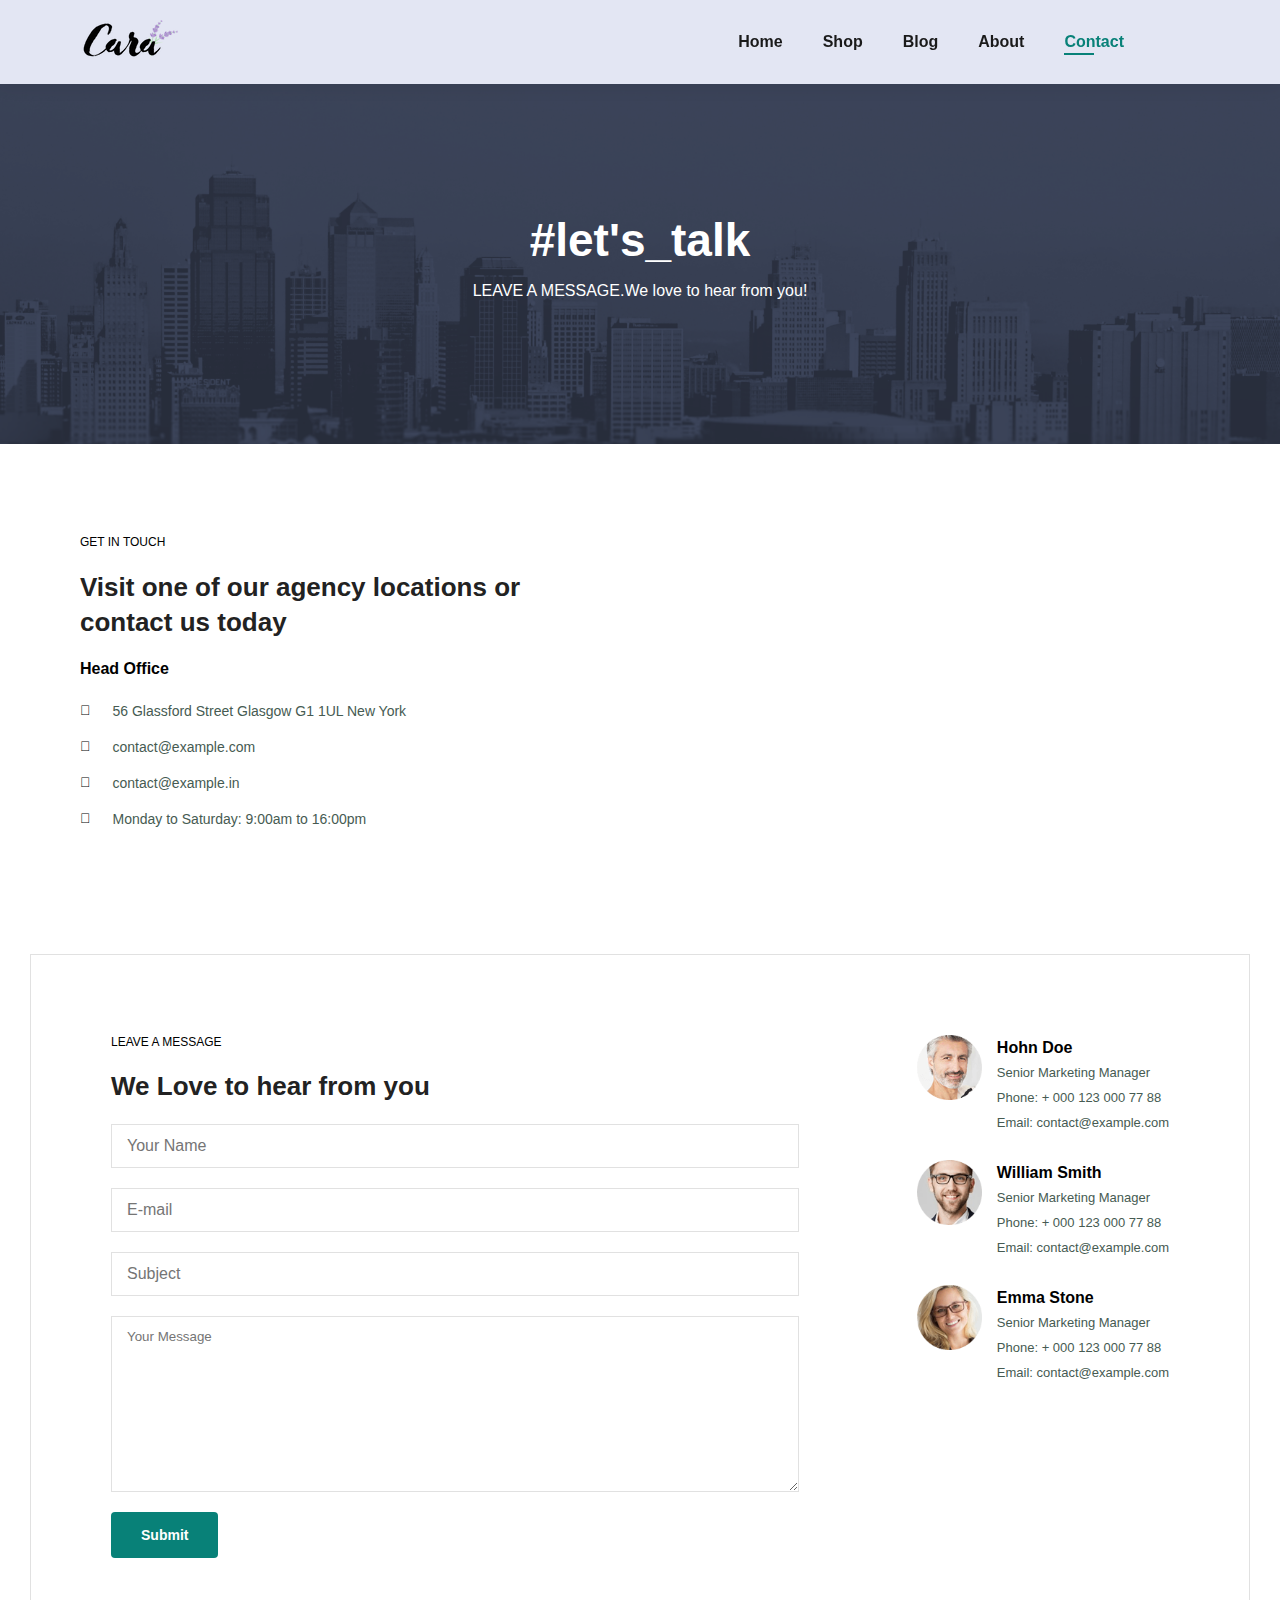
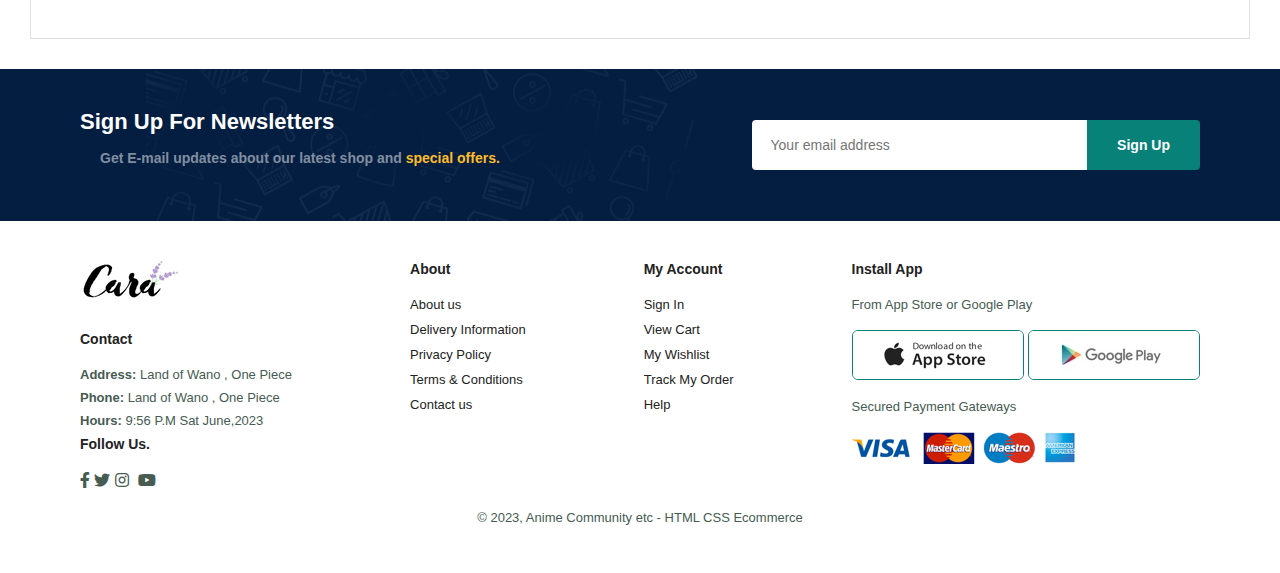
<file: contact.html>
<!DOCTYPE html>
<html lang="en">

<head>
    <meta charset="UTF-8">
    <meta http-equiv="X-UA-Compatible" content="IE=edge">
    <meta name="viewport" content="width=device-width, initial-scale=1.0">
    <title>E-commerse Website</title>
    <link rel="stylesheet" href="style.css">
    <link rel="stylesheet" href="https://pro.fontawesome.com/releases/v5.10.0/css/all.css" />
    <script src="script.js" defer></script>
</head>

<body>

    <section id="header">
        <a href="#">
            <img src="img/logo.png" class="logo" alt="">
        </a>
        <div>
            <ul id="navbar">
                <li><a href="index.html">Home</a></li>
                <li><a href="shop.html">Shop</a></li>
                <li><a href="blog.html">Blog</a></li>
                <li><a href="about.html">About</a></li>
                <li><a class="active" href="contact.html">Contact</a></li>
                <li><a href="cart.html" id="lg-bag"><i class="far fa-shopping-bag"></i></a></li>
                <a href="#" id="close"><i class="far fa-times"></i></a>
            </ul>
        </div>
        <div id="mobile">
            <a href="cart.html"><i class="far fa-shopping-bag"></i></a>
            <i id="bar" class="fas fa-outdent"></i>
        </div>
    </section>

    <section id="page-header" class="about-header">
        <h2>#let's_talk</h2>
        <p>LEAVE A MESSAGE.We love to hear from you!</p>
    </section>

    <section id="contact-details" class="section-p1">

        <div class="details">
            <span>GET IN TOUCH</span>
            <h2>Visit one of our agency locations or contact us today</h2>
            <h3>Head Office</h3>
            <div>
                <li>
                    <i class="fal fa-map"></i>
                    <p>56 Glassford Street Glasgow G1 1UL New York</p>
                </li>
                <li><i class="fal fa-envelope"></i>
                    <p>contact@example.com</p>
                </li>
                <li><i class="fal fa-phone-alt"></i>
                    <p>contact@example.in</p>
                </li>
                <li><i class="fal fa-clock"></i>
                    <p>Monday to Saturday: 9:00am to 16:00pm</p>
                </li>
            </div>
        </div>
        <div class="map">
            <iframe
                src="https://www.google.com/maps/embed?pb=!1m18!1m12!1m3!1d2469.808983023014!2d-1.2565554825561882!3d51.75481639999999!2m3!1f0!2f0!3f0!3m2!1i1024!2i768!4f13.1!3m3!1m2!1s0x4876c6a9ef8c485b%3A0xd2ff1883a001afed!2sUniversity%20of%20Oxford!5e0!3m2!1sen!2sin!4v1686040283601!5m2!1sen!2sin"
                width="600" height="450" style="border:0;" allowfullscreen="" loading="lazy"
                referrerpolicy="no-referrer-when-downgrade"></iframe>
        </div>

    </section>

    <section id="form-details">
        <form action="">
            <span>LEAVE A MESSAGE</span>
            <h2>We Love to hear from you</h2>
            <input type="text" placeholder="Your Name">
            <input type="text" placeholder="E-mail">
            <input type="text" placeholder="Subject">
            <textarea name="" placeholder="Your Message" id="" cols="30" rows="10"></textarea>
            <button class="normal">Submit</button>
        </form>
        <div class="people">
            <div>
                <img src="img/people/1.png" alt="">
                <p><span>Hohn Doe</span> Senior Marketing Manager <br> Phone: + 000 123 000 77 88 <br>Email:
                    contact@example.com</p>
            </div>
            <div>
                <img src="img/people/2.png" alt="">
                <p><span>William Smith</span> Senior Marketing Manager <br> Phone: + 000 123 000 77 88 <br>Email:
                    contact@example.com</p>
            </div>
            <div>
                <img src="img/people/3.png" alt="">
                <p><span>Emma Stone</span> Senior Marketing Manager <br> Phone: + 000 123 000 77 88 <br>Email:
                    contact@example.com</p>
            </div>
        </div>
    </section>




    <section id="newsletter" class="section-p1 section-m1">
        <div class="newstext">
            <h4>Sign Up For Newsletters</h4>
            <p>Get E-mail updates about our latest shop and <span>special offers.</span> </p>
        </div>
        <div class="form">
            <input type="text" placeholder="Your email address">
            <button class="normal">Sign Up</button>
        </div>
    </section>

    <footer class="section-p1" id="footer">
        <div class="col">
            <img src="img/logo.png" class="logo" alt="">
            <h4>Contact</h4>
            <p><strong>Address: </strong> Land of Wano , One Piece</p>
            <p><strong>Phone: </strong> Land of Wano , One Piece</p>
            <p><strong>Hours: </strong> 9:56 P.M Sat June,2023</p>
            <div class="follow">
                <h4>Follow Us.</h4>
                <div class="icon">
                    <i class="fab fa-facebook-f"></i>
                    <i class="fab fa-twitter"></i>
                    <i class="fab fa-instagram"></i>
                    <i class="fab fa-pintrest-p"></i>
                    <i class="fab fa-youtube"></i>
                </div>
            </div>
        </div>
        <div class="col">
            <h4>About</h4>
            <a href="#">About us</a>
            <a href="#">Delivery Information</a>
            <a href="#">Privacy Policy</a>
            <a href="#">Terms & Conditions</a>
            <a href="#">Contact us</a>
        </div>
        <div class="col">
            <h4>My Account</h4>
            <a href="#">Sign In</a>
            <a href="#">View Cart</a>
            <a href="#">My Wishlist</a>
            <a href="#">Track My Order</a>
            <a href="#">Help</a>
        </div>

        <div class="col install">
            <h4>Install App</h4>
            <p>From App Store or Google Play</p>
            <div class="row">
                <img src="img/pay/app.jpg" alt="">
                <img src="img/pay/play.jpg" alt="">
            </div>
            <p>Secured Payment Gateways</p>
            <img src="img/pay/pay.png" alt="">
        </div>

        <div class="copyright">
            <p>&#169 2023, Anime Community etc - HTML CSS Ecommerce</p>
        </div>

    </footer>

</body>

</html>
</file>
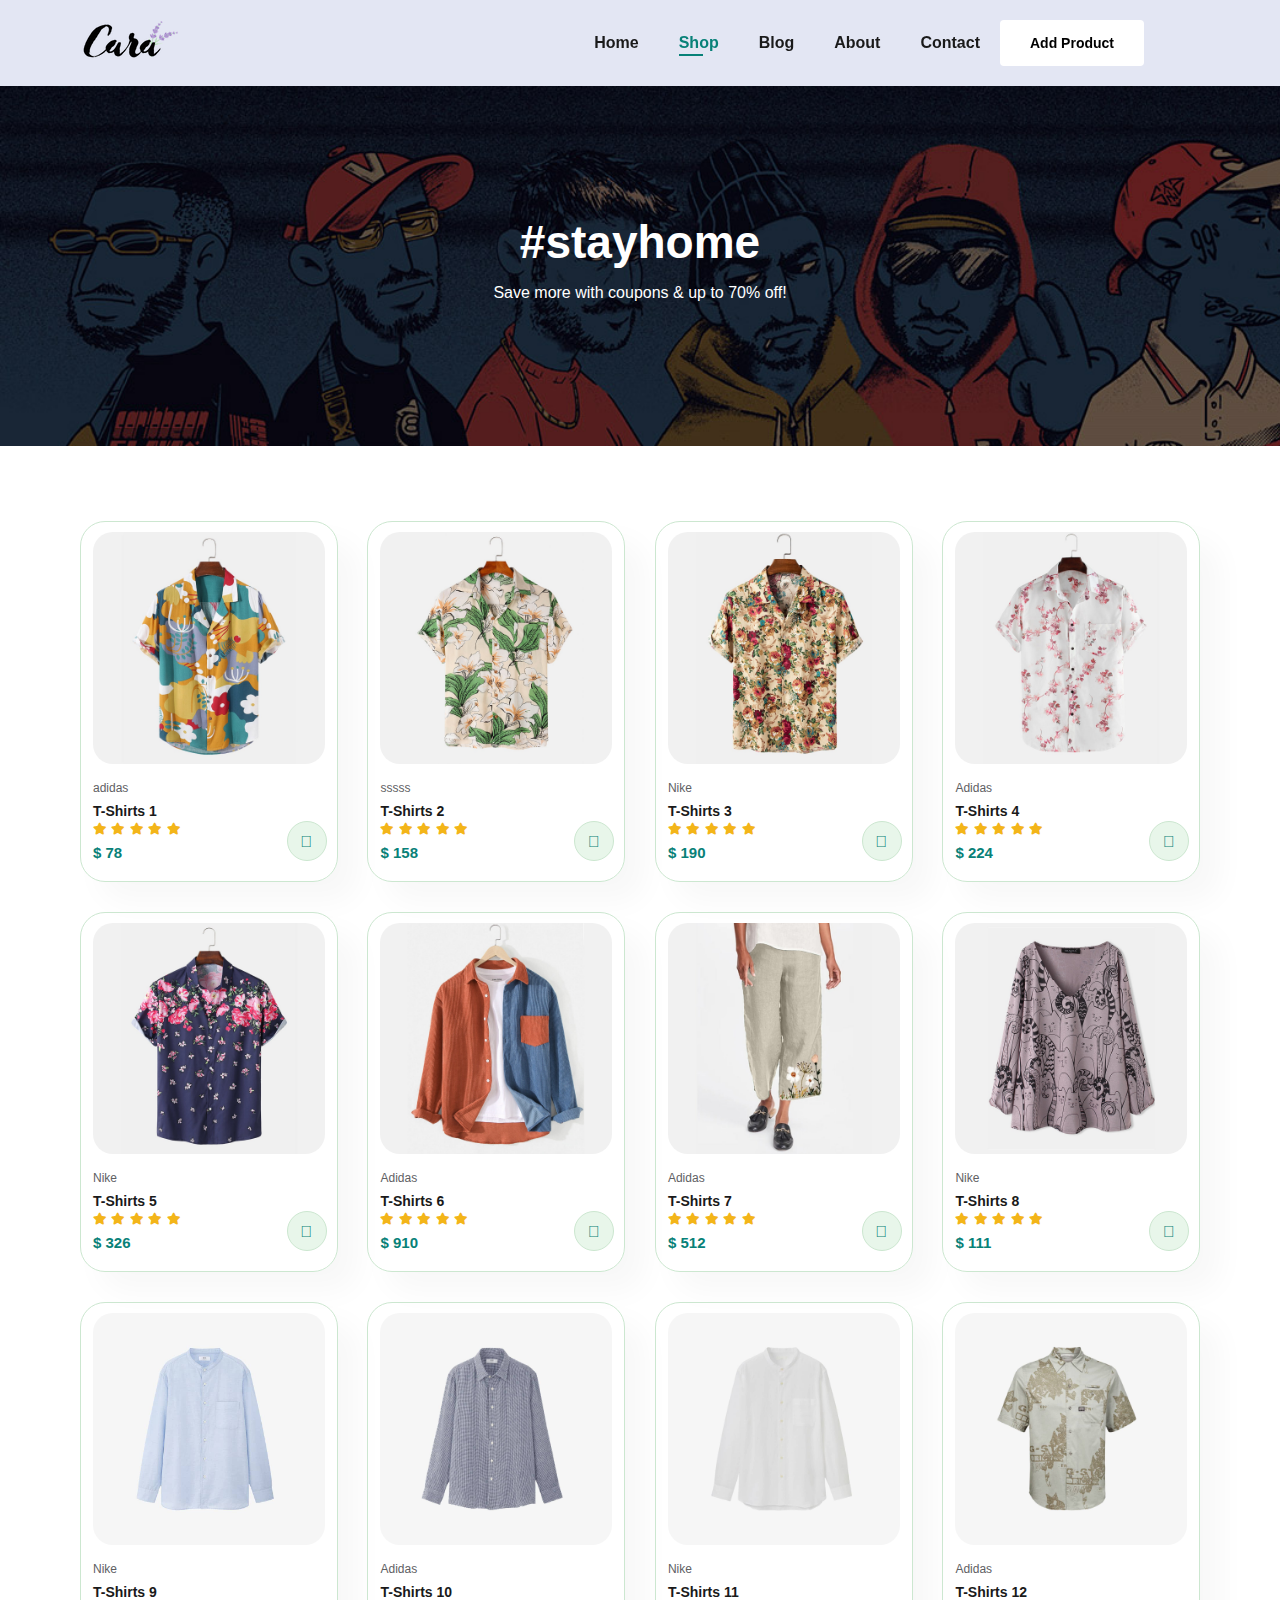
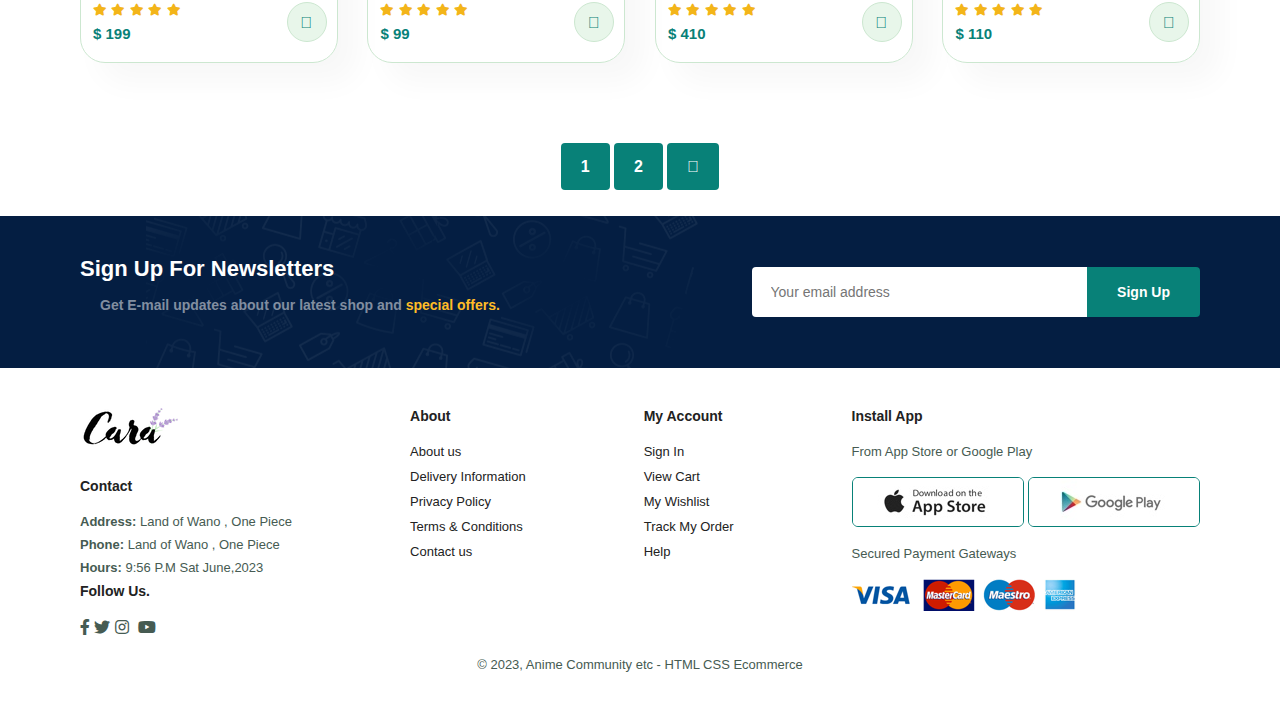
<file: shop.html>
<!DOCTYPE html>
<html lang="en">

<head>
    <meta charset="UTF-8">
    <meta http-equiv="X-UA-Compatible" content="IE=edge">
    <meta name="viewport" content="width=device-width, initial-scale=1.0">
    <title>E-commerse Website</title>
    <link rel="stylesheet" href="style.css">
    <link rel="stylesheet" href="https://pro.fontawesome.com/releases/v5.10.0/css/all.css" />
    <script type="module" src="script.js" async></script>
    <script type="module" src="data.js" async></script>
    <script type="module" src="singleProduct.js" defer></script>
</head>

<body>
    <div id="backdrop"></div>
    <div class="modal" id="add-modal">
        <div class="modal__content">
            <h2 style="text-align: center;"> Add Product</h2>
            <label for="title">Product Title</label>
            <input type="text" name="title" id="title" />
            <label for="brand">Product Brand</label>
            <input type="text" name="brand" id="brand" />
            <label for="image-url">Image URL</label>
            <input type="text" name="image-url" id="image-url" />
            <label for="image-url">Product Price</label>
            <input type="text" name="price" id="price" />
            <label for="rating">Your Rating</label>
            <input type="number" step="1" max="5" min="1" name="rating" id="rating" />
        </div>
        <div class="modal__actions">
            <button class="btn btn--passive" id="modal-cancel-btn">Cancel</button>
            <button class="btn btn--success" id="modal-add-btn">Add</button>
        </div>
    </div>
    <section id="header">
        <a href="#">
            <img src="img/logo.png" class="logo" alt="">
        </a>
        <div>
            <ul id="navbar">
                <li><a href="index.html">Home</a></li>
                <li><a class="active" href="shop.html">Shop</a></li>
                <li><a href="blog.html">Blog</a></li>
                <li><a href="about.html">About</a></li>
                <li><a href="contact.html">Contact</a></li>
                <button class="normal" id="add-product-button">Add Product</button>
                <li><a href="cart.html" id="lg-bag"><i class="far fa-shopping-bag"></i></a></li>
                <a href="#" id="close"><i class="far fa-times"></i></a>
            </ul>
        </div>
        <div id="mobile">
            <a href="cart.html"><i class="far fa-shopping-bag"></i></a>
            <i id="bar" class="fas fa-outdent"></i>
        </div>
    </section>

    <section id="page-header">
        <h2>#stayhome</h2>
        <p>Save more with coupons & up to 70% off!</p>
    </section>

    <section id="product1" class="section-p1">
        <div class="pro-container" id="pro-container">


        </div>
    </section>

    <section id="pagination" class="section-p1">
        <a href="#">1</a>
        <a href="#">2</a>
        <a href="#"><i class="fal fa-long-arrow-alt-right"></i></a>
    </section>


    <section id="newsletter" class="section-p1 section-m1">
        <div class="newstext">
            <h4>Sign Up For Newsletters</h4>
            <p>Get E-mail updates about our latest shop and <span>special offers.</span> </p>
        </div>
        <div class="form">
            <input type="text" placeholder="Your email address">
            <button class="normal">Sign Up</button>
        </div>
    </section>

    <footer class="section-p1" id="footer">
        <div class="col">
            <img src="img/logo.png" class="logo" alt="">
            <h4>Contact</h4>
            <p><strong>Address: </strong> Land of Wano , One Piece</p>
            <p><strong>Phone: </strong> Land of Wano , One Piece</p>
            <p><strong>Hours: </strong> 9:56 P.M Sat June,2023</p>
            <div class="follow">
                <h4>Follow Us.</h4>
                <div class="icon">
                    <i class="fab fa-facebook-f"></i>
                    <i class="fab fa-twitter"></i>
                    <i class="fab fa-instagram"></i>
                    <i class="fab fa-pintrest-p"></i>
                    <i class="fab fa-youtube"></i>
                </div>
            </div>
        </div>
        <div class="col">
            <h4>About</h4>
            <a href="#">About us</a>
            <a href="#">Delivery Information</a>
            <a href="#">Privacy Policy</a>
            <a href="#">Terms & Conditions</a>
            <a href="#">Contact us</a>
        </div>
        <div class="col">
            <h4>My Account</h4>
            <a href="#">Sign In</a>
            <a href="#">View Cart</a>
            <a href="#">My Wishlist</a>
            <a href="#">Track My Order</a>
            <a href="#">Help</a>
        </div>

        <div class="col install">
            <h4>Install App</h4>
            <p>From App Store or Google Play</p>
            <div class="row">
                <img src="img/pay/app.jpg" alt="">
                <img src="img/pay/play.jpg" alt="">
            </div>
            <p>Secured Payment Gateways</p>
            <img src="img/pay/pay.png" alt="">
        </div>

        <div class="copyright">
            <p>&#169 2023, Anime Community etc - HTML CSS Ecommerce</p>
        </div>

    </footer>

</body>

</html>
</file>
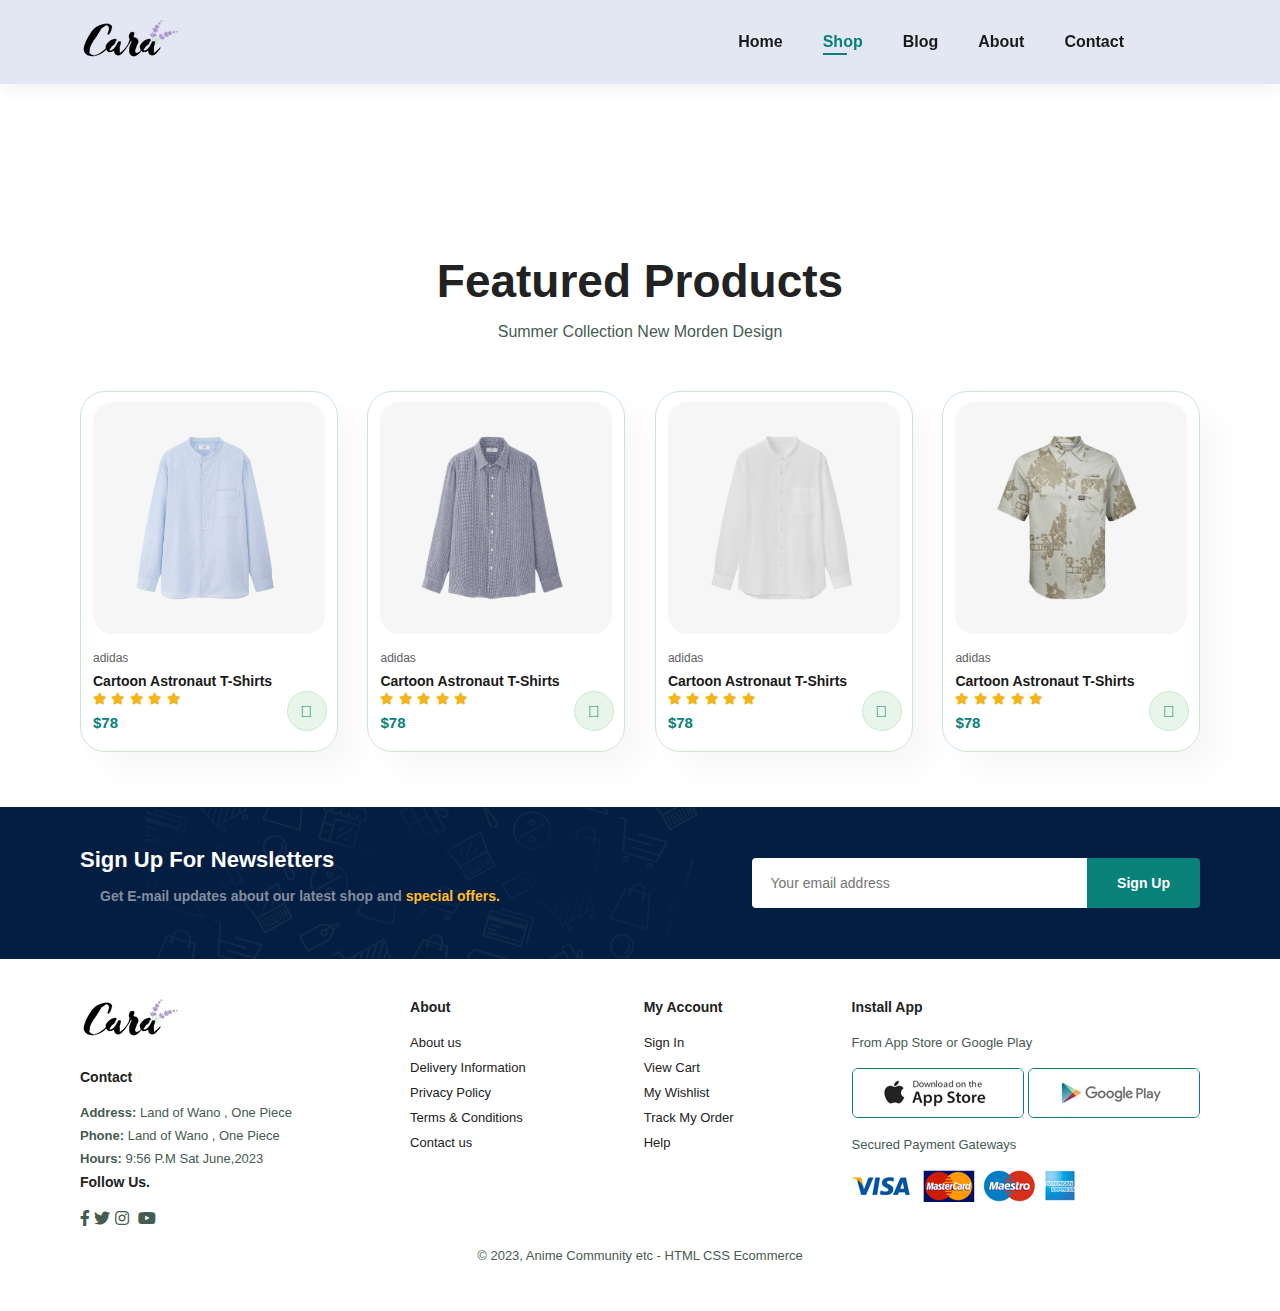
<file: sproduct.html>
<!DOCTYPE html>
<html lang="en">

<head>
    <meta charset="UTF-8">
    <meta http-equiv="X-UA-Compatible" content="IE=edge">
    <meta name="viewport" content="width=device-width, initial-scale=1.0">
    <title>E-commerse Website</title>
    <link rel="stylesheet" href="style.css">
    <link rel="stylesheet" href="https://pro.fontawesome.com/releases/v5.10.0/css/all.css" />
    <script type="module" src="script.js" async></script>
    <script type="module" src="data.js" async></script>

    <script type="module" src="singleProduct.js" defer></script>
</head>

<body>

    <section id="header">
        <a href="#">
            <img src="img/logo.png" class="logo" alt="">
        </a>
        <div>
            <ul id="navbar">
                <li><a href="index.html">Home</a></li>
                <li><a class="active" href="shop.html">Shop</a></li>
                <li><a href="blog.html">Blog</a></li>
                <li><a href="about.html">About</a></li>
                <li><a href="contact.html">Contact</a></li>
                <li><a href="cart.html" id="lg-bag"><i class="far fa-shopping-bag"></i></a></li>
                <a href="#" id="close"><i class="far fa-times"></i></a>
            </ul>
        </div>
        <div id="mobile">
            <a href="cart.html"><i class="far fa-shopping-bag"></i></a>
            <i id="bar" class="fas fa-outdent"></i>
        </div>
    </section>


    <section id="pro-details" class="section-p1">
        <div class="single-pro-image">
            <!-- <img src="img/products/f1.jpg" width="100%" id="MainImg" alt="">
            <div class="small-img-group">
                <div class="small-img-col">
                    <img src="img/products/f1.jpg" width="100%" class="small-img" alt="">
                </div>
                <div class="small-img-col">
                    <img src="img/products/f2.jpg" width="100%" class="small-img" alt="">
                </div>
                <div class="small-img-col">
                    <img src="img/products/f3.jpg" width="100%" class="small-img" alt="">
                </div>
                <div class="small-img-col">
                    <img src="img/products/f4.jpg" width="100%" class="small-img" alt="">
                </div>
            </div> -->
        </div>

        <div class="single-pro-details">
            <!-- <h6>Home / T-Shirt</h6>
            <h4>Men's Fashion T Shirt</h4>
            <h2>$139.00</h2>
            <select>
                <option>Select Size</option>
                <option>XL</option>
                <option>XXL</option>
                <option>Small</option>
                <option>Large</option>
            </select>
            <input type="number" value="1">
            <button class="normal">Add To Cart</button>
            <h4>Product Details</h4>
            <span>Lorem ipsum dolor sit amet consectetur adipisicing elit. Animi eaque numquam sed odio consequatur
                suscipit facilis autem dolorum tenetur consequuntur vero minus optio alias perspiciatis, rem ex debitis?
                Debitis reprehenderit, nemo doloribus illo iste dignissimos ducimus fugiat esse aperiam quos harum
                voluptatum nulla ut repudiandae velit veniam dolorum, sit quidem laboriosam quod cupiditate deleniti
                assumenda. Perspiciatis, sit consequatur. Tempora, debitis.</span> -->

        </div>
    </section>

    <section id="product1" class="section-p1 newArrival">
        <h2>Featured Products</h2>
        <p>Summer Collection New Morden Design</p>
        <div class="pro-container">
            <div class="pro">
                <img src="img/products/n1.jpg" alt="">
                <div class="description">
                    <span>adidas</span>
                    <h5>Cartoon Astronaut T-Shirts</h5>
                    <div class="star">
                        <i class="fas fa-star"></i>
                        <i class="fas fa-star"></i>
                        <i class="fas fa-star"></i>
                        <i class="fas fa-star"></i>
                        <i class="fas fa-star"></i>
                    </div>
                    <h4>$78</h4>
                </div>
                <a href="#">
                    <i class="fal fa-shopping-cart cart"></i>
                </a>
            </div>
            <div class="pro">
                <img src="img/products/n2.jpg" alt="">
                <div class="description">
                    <span>adidas</span>
                    <h5>Cartoon Astronaut T-Shirts</h5>
                    <div class="star">
                        <i class="fas fa-star"></i>
                        <i class="fas fa-star"></i>
                        <i class="fas fa-star"></i>
                        <i class="fas fa-star"></i>
                        <i class="fas fa-star"></i>
                    </div>
                    <h4>$78</h4>
                </div>
                <a href="#">
                    <i class="fal fa-shopping-cart cart"></i>
                </a>
            </div>
            <div class="pro">
                <img src="img/products/n3.jpg" alt="">
                <div class="description">
                    <span>adidas</span>
                    <h5>Cartoon Astronaut T-Shirts</h5>
                    <div class="star">
                        <i class="fas fa-star"></i>
                        <i class="fas fa-star"></i>
                        <i class="fas fa-star"></i>
                        <i class="fas fa-star"></i>
                        <i class="fas fa-star"></i>
                    </div>
                    <h4>$78</h4>
                </div>
                <a href="#">
                    <i class="fal fa-shopping-cart cart"></i>
                </a>
            </div>
            <div class="pro">
                <img src="img/products/n4.jpg" alt="">
                <div class="description">
                    <span>adidas</span>
                    <h5>Cartoon Astronaut T-Shirts</h5>
                    <div class="star">
                        <i class="fas fa-star"></i>
                        <i class="fas fa-star"></i>
                        <i class="fas fa-star"></i>
                        <i class="fas fa-star"></i>
                        <i class="fas fa-star"></i>
                    </div>
                    <h4>$78</h4>
                </div>
                <a href="#">
                    <i class="fal fa-shopping-cart cart"></i>
                </a>
            </div>





        </div>
    </section>
    <section id="newsletter" class="section-p1 section-m1">
        <div class="newstext">
            <h4>Sign Up For Newsletters</h4>
            <p>Get E-mail updates about our latest shop and <span>special offers.</span> </p>
        </div>
        <div class="form">
            <input type="text" placeholder="Your email address">
            <button class="normal">Sign Up</button>
        </div>
    </section>

    <footer class="section-p1" id="footer">
        <div class="col">
            <img src="img/logo.png" class="logo" alt="">
            <h4>Contact</h4>
            <p><strong>Address: </strong> Land of Wano , One Piece</p>
            <p><strong>Phone: </strong> Land of Wano , One Piece</p>
            <p><strong>Hours: </strong> 9:56 P.M Sat June,2023</p>
            <div class="follow">
                <h4>Follow Us.</h4>
                <div class="icon">
                    <i class="fab fa-facebook-f"></i>
                    <i class="fab fa-twitter"></i>
                    <i class="fab fa-instagram"></i>
                    <i class="fab fa-pintrest-p"></i>
                    <i class="fab fa-youtube"></i>
                </div>
            </div>
        </div>
        <div class="col">
            <h4>About</h4>
            <a href="#">About us</a>
            <a href="#">Delivery Information</a>
            <a href="#">Privacy Policy</a>
            <a href="#">Terms & Conditions</a>
            <a href="#">Contact us</a>
        </div>
        <div class="col">
            <h4>My Account</h4>
            <a href="#">Sign In</a>
            <a href="#">View Cart</a>
            <a href="#">My Wishlist</a>
            <a href="#">Track My Order</a>
            <a href="#">Help</a>
        </div>

        <div class="col install">
            <h4>Install App</h4>
            <p>From App Store or Google Play</p>
            <div class="row">
                <img src="img/pay/app.jpg" alt="">
                <img src="img/pay/play.jpg" alt="">
            </div>
            <p>Secured Payment Gateways</p>
            <img src="img/pay/pay.png" alt="">
        </div>

        <div class="copyright">
            <p>&#169 2023, Anime Community etc - HTML CSS Ecommerce</p>
        </div>

    </footer>
    <script>
        const MainImage = document.getElementById("MainImg");
        const smallImg = document.getElementsByClassName("small-img");

        smallImg[0].onclick = () => {
            MainImage.src = smallImg[0].src;
        }
        smallImg[1].onclick = () => {
            MainImage.src = smallImg[1].src;
        }
        smallImg[2].onclick = () => {
            MainImage.src = smallImg[2].src;
        }
        smallImg[3].onclick = () => {
            MainImage.src = smallImg[3].src;
        }
    </script>
</body>

</html>
</file>
<file: style.css>
@import url("https://fonts.googleapis.com/css2?family=League+Spartan:wght@100;200;300;400;500;600;700;800;900&family=Poppins:wght@100;200;300;400;500;600&display=swap");

* {
  margin: 0;
  padding: 0;
  box-sizing: border-box;
  font-family: "Spartan", sans-serif;
}

h1 {
  font-size: 50px;
  line-height: 64px;
  color: #222;
}

h2 {
  font-size: 46px;
  line-height: 54px;
  color: #222;
}

h4 {
  font-size: 20px;
  color: #222;
}

h6 {
  font-weight: 700;
  font-size: 12px;
}

p {
  font-size: 16px;
  color: #465b52;
  margin: 15px 20px;
}

.section-p1 {
  padding: 40px 80px;
}

.section-m2 {
  margin: 40px 0;
}

button.normal {
  font-size: 14px;
  font-weight: 600;
  padding: 15px 30px;
  color: #000;
  background-color: #fff;
  border-radius: 4px;
  cursor: pointer;
  border: none;
  outline: none;
  transition: 0.2s ease;
}
button.white {
  font-size: 13px;
  font-weight: 600;
  padding: 11px 18px;
  color: #fff;
  background-color: transparent;
  cursor: pointer;
  border: 1px solid white;
  transition: 0.2s ease;
}

body {
  width: 100%;
}

/* Header Starts */
#header {
  display: flex;
  align-items: center;
  justify-content: space-between;
  padding: 20px 80px;
  background: #e3e6f3;
  box-shadow: 0 5px 15px rgba(0, 0, 0, 0.06);
  z-index: 999;
  position: sticky;
  top: 0;
  left: 0;
}

#navbar {
  display: flex;
  align-items: center;
  justify-content: center;
}

#navbar li {
  list-style: none;
  padding: 0 20px;
  position: relative;
}

#navbar li a {
  text-decoration: none;
  font-size: 16px;
  font-weight: 600;
  color: #1a1a1a;
  transition: 0.3s ease;
}

#navbar li a:hover,
#navbar li a.active {
  color: #088178;
}

#navbar li a.active::after,
#navbar li a:hover::after {
  content: "";
  width: 30%;
  height: 2px;
  position: absolute;
  bottom: -4px;
  background: #088178;
  left: 20px;
}

#mobile {
  display: none;
  align-items: center;
}

#close {
  display: none;
}
/* HomeP Page */

#hero {
  background-image: url("img/hero4.png");
  height: 90vh;
  width: 100%;
  background-position: top 25% right 0;
  background-size: cover;
  padding: 0 80px;
  display: flex;
  flex-direction: column;
  align-items: flex-start;
  justify-content: center;
}

#hero h4 {
  padding-bottom: 15px;
}
#hero h1 {
  color: #088178;
}

#hero button {
  background-image: url(img/button.png);
  background-color: transparent;
  color: #088178;
  border: 0;
  padding: 14px 80px 14px 65px;
  background-repeat: no-repeat;
  cursor: pointer;
  font-weight: 700;
  font-size: 15px;
}

/* Feature Section */
#feature {
  display: flex;
  align-items: center;
  justify-content: space-between;
  flex-wrap: wrap;
}

#feature .feature-box {
  width: 180px;
  text-align: center;
  padding: 25px 15px;
  box-shadow: 20px 20px 34px rgba(0, 0, 0, 0.03);
  border: 1px solid #cce7d0;
  border-radius: 4px;
  margin: 15px 0;
}

#feature .feature-box:hover {
  box-shadow: 10px 10px 54px rgba(70, 62, 221, 0.1);
}

#feature .feature-box h6 {
  display: inline-block;
  padding: 9px 8px 6px 8px;
  line-height: 1;
  border-radius: 4px;
  color: #088178;
  background-color: #fddde4;
}

#feature .feature-box img {
  width: 100%;
  margin-bottom: 10px;
}

#feature .feature-box:nth-child(2) h6 {
  background-color: #cdebbd;
}

#feature .feature-box:nth-child(3) h6 {
  background-color: #d1e8f2;
}
#feature .feature-box:nth-child(4) h6 {
  background-color: #cdd4f8;
}
#feature .feature-box:nth-child(5) h6 {
  background-color: #f6dbf6;
}
#feature .feature-box:nth-child(6) h6 {
  background-color: #fff2e5;
}

#product1 {
  text-align: center;
}

#product1 .pro {
  width: 23%;
  min-height: 250px;
  padding: 10px 12px;
  border: 1px solid #cce7d0;
  position: relative;
  border-radius: 25px;
  cursor: pointer;
  box-shadow: 20px 20px 30px rgba(0, 0, 0, 0.03);
  margin: 15px 0;
  transition: 0.2s ease;
}
#product1 .pro:hover {
  box-shadow: 20px 20px 30px rgba(0, 0, 0, 0.06);
}
#product1 .pro img {
  width: 100%;
  border-radius: 20px;
}

#product1 .pro .description {
  text-align: start;
  padding: 10px 0;
}

#product1 .pro .description span {
  color: #606063;
  font-size: 12px;
}
#product1 .pro .description h5 {
  padding-top: 7px;
  color: #1a1a1a;
  font-size: 14px;
}

#product1 .pro .description i {
  font-size: 12px;
  color: rgb(243, 181, 25);
}

#product1 .pro .description h4 {
  padding-top: 7px;
  font-size: 15px;
  font-weight: 700;
  color: #088178;
}

#product1 .pro .cart {
  width: 40px;
  height: 40px;
  line-height: 40px;
  border-radius: 50px;
  background-color: #e8f6ea;
  font-weight: 500;
  color: #088178;
  border: 1px solid #cce7d0;
  position: absolute;
  bottom: 20px;
  right: 10px;
}

.pro-container {
  display: flex;
  justify-content: space-between;
  padding-top: 20px;
  flex-wrap: wrap;
}

#banner {
  display: flex;
  flex-direction: column;
  justify-content: center;
  align-items: center;
  text-align: center;
  background-image: url("img/banner/b2.jpg");
  width: 100%;
  height: 40vh;
  background-size: cover;
  background-position: center;
}

#banner h4 {
  color: #fff;
  font-size: 15px;
}

#banner h2 {
  color: #fff;
  font-size: 30px;
  padding: 10px 0;
}

#banner h2 span {
  color: #ef3636;
}

#banner button:hover {
  background: #088178;
  color: #fff;
}

#sm-banner {
  display: flex;
  justify-content: space-between;
  flex-wrap: wrap;
}

#sm-banner .banner-box {
  display: flex;
  flex-direction: column;
  justify-content: center;
  align-items: flex-start;
  text-align: center;
  background-image: url("img/banner/b17.jpg");
  min-width: 580px;
  height: 50vh;
  background-size: cover;
  background-position: center;
  padding: 30px;
}

#sm-banner .banner-box2 {
  background-image: url("img/banner/b10.jpg");
}

#sm-banner h4 {
  color: #fff;
  font-size: 20px;
  font-weight: 300;
}

#sm-banner h2 {
  color: #fff;
  font-size: 28px;
  font-weight: 800;
}

#sm-banner span {
  color: #fff;
  font-size: 14px;
  font-weight: 500;
  padding-bottom: 15px;
}

#sm-banner .banner-box:hover button {
  background: #088178;
  border: 1px solid #088178;
}

#banner3 {
  display: flex;
  justify-content: space-between;
  flex-wrap: wrap;
  padding: 0 80px;
}

#banner3 .banner-box {
  display: flex;
  flex-direction: column;
  justify-content: center;
  align-items: flex-start;
  text-align: center;
  background-image: url("img/banner/b7.jpg");
  min-width: 30%;
  height: 30vh;
  background-size: cover;
  background-position: center;
  padding: 20px;
  margin-bottom: 20px;
}

#banner3 h2 {
  color: #fff;
  font-weight: 900;
  font-size: 22px;
}

#banner3 h3 {
  color: #ec544c;
  font-weight: 800;
  font-size: 15px;
}

#banner3 .banner-box2 {
  background-image: url("img/banner/b4.jpg");
}

#banner3 .banner-box3 {
  background-image: url("img/banner/b18.jpg");
}

#newsletter {
  display: flex;
  justify-content: space-between;
  flex-wrap: wrap;
  align-items: center;
  background-image: url("img/banner/b14.png");
  background-repeat: no-repeat;
  background-position: 20% 30%;
  background-color: #041e42;
}

#newsletter h4 {
  font-size: 22px;
  font-weight: 700;
  color: #fff;
}

#newsletter p {
  font-size: 14px;
  font-weight: 600;
  color: #818ea0;
}
#newsletter p span {
  color: #ffbd27;
}

#newsletter input {
  height: 3.125rem;
  padding: 0 1.25em;
  font-size: 14px;
  width: 100%;
  border: 1px solid transparent;
  border-radius: 4px;
  outline: none;
  border-top-right-radius: 0;
  border-bottom-right-radius: 0;
}

#newsletter button {
  background-color: #088178;
  color: #fff;
  white-space: nowrap;
  border-top-left-radius: 0;
  border-bottom-left-radius: 0;
}
#newsletter .form {
  display: flex;
  width: 40%;
}

footer .col {
  display: flex;
  flex-direction: column;
  align-items: flex-start;
  margin-bottom: 20px;
}

footer {
  display: flex;
  flex-wrap: wrap;
  justify-content: space-between;
}

footer .logo {
  margin-bottom: 30px;
}

footer h4 {
  font-size: 14px;
  padding-bottom: 20px;
}

footer p {
  font-size: 13px;
  margin: 0 0 8px 0;
}

footer .col a {
  font-size: 13px;
  text-decoration: none;
  color: #222;
  margin-bottom: 10px;
}

footer .follow {
  color: #465b52;
  padding-right: 4px;
  cursor: pointer;
}

footer .install .row img {
  border: 1px solid #088178;
  border-radius: 6px;
}

footer .install img {
  margin: 10px 0 15px 0;
}

footer .follow i:hover,
footer a:hover {
  color: #088178;
}

footer .copyright {
  width: 100%;
  text-align: center;
}

/* Shop Page */
#page-header {
  background-image: url("img/banner/b1.jpg");
  width: 100%;
  height: 40vh;
  background-size: cover;
  display: flex;
  justify-content: center;
  text-align: center;
  flex-direction: column;
  padding: 10px;
}

#page-header h2,
#page-header p {
  color: #fff;
}

#pagination {
  text-align: center;
}

#pagination a {
  text-decoration: none;
  background-color: #088178;
  padding: 15px 20px;
  border-radius: 4px;
  color: #fff;
  font-weight: 600;
}

#pagination a i {
  font-size: 16px;
  font-weight: 600;
}

/* Single Product */
#pro-details {
  display: flex;
  margin-top: 20px;
}

#pro-details .single-pro-image {
  width: 40%;
  margin-right: 50px;
}

.small-img-group {
  display: flex;
  justify-content: space-between;
}

.small-img-col {
  flex-basis: 24%;
  cursor: pointer;
}

#pro-details .single-pro-details {
  width: 50%;
  padding-top: 30px;
}
#pro-details .single-pro-details h4 {
  padding: 40px 0 20px 0;
}

#pro-details .single-pro-details h2 {
  font-size: 26px;
}
#pro-details .single-pro-details select {
  display: block;
  padding: 5px 10px;
  margin-bottom: 10px;
}
#pro-details .single-pro-details input {
  width: 50px;
  height: 47px;
  padding-left: 10px;
  font-size: 16px;
  margin-right: 10px;
}

#pro-details .single-pro-details input:focus {
  outline: none;
}

#pro-details .single-pro-details button {
  background: #088178;
  color: #fff;
}
#pro-details .single-pro-details span {
  line-height: 25px;
}

/* Blog page */
#page-header.blog-header {
  background-image: url("img/banner/b19.jpg");
}
#blog {
  padding: 150px 150px 0 150px;
}

#blog .blog-box {
  display: flex;
  align-items: center;
  width: 100%;
  position: relative;
  padding-bottom: 90px;
}

#blog .blog-img {
  width: 50%;
  margin-right: 40px;
}

#blog img {
  width: 100%;
  height: 300px;
  object-fit: cover;
}

#blog .blog-details {
  width: 50%;
}
#blog .blog-details a {
  text-decoration: none;
  font-size: 11px;
  color: #000;
  font-weight: 700;
  position: relative;
  transition: 0.3s;
}
#blog .blog-details a::after {
  content: "";
  width: 50px;
  height: 2px;
  background-color: #000;
  position: absolute;
  top: 4px;
  right: -60px;
}
#blog .blog-details a:hover {
  color: #088178;
}
#blog .blog-details a:hover::after {
  background-color: #088178;
}
#blog .blog-box h1 {
  position: absolute;
  top: -40px;
  left: 0;
  font-size: 70px;
  font-weight: 700;
  color: #c9cbce;
  z-index: -9;
}

/* About Page */
#page-header.about-header {
  background-image: url("img/about/banner.png");
}

#about-head img {
  width: 50%;
  height: auto;
}
#about-head {
  display: flex;
  align-items: center;
}

#about-head div {
  padding-left: 40px;
}

#about-app {
  text-align: center;
}

#about-app .video {
  width: 70%;
  height: 100%;
  margin: 30px auto 0 auto;
}

#about-app .video video {
  width: 100%;
  height: 100%;
  border-radius: 20px;
}

/* contact page */
#contact-details {
  display: flex;
  align-items: center;
  justify-content: space-between;
}

#contact-details .details {
  width: 40%;
}

#contact-details .details span,
#form-details form span {
  font-size: 12px;
}

#contact-details .details h2,
#form-details form h2 {
  font-size: 26px;
  line-height: 35px;
  padding: 20px 0;
}

#contact-details .details h3 {
  font-size: 16px;
  padding-bottom: 15px;
}
#contact-details .details li {
  list-style: none;
  display: flex;
  padding: 10px 0;
}

#contact-details .details li p {
  font-size: 14px;
  margin: 0;
}

#contact-details .details li i {
  font-size: 14px;
  padding-right: 22px;
}

#contact-details .map {
  width: 55%;
  height: 400px;
}

#contact-details .map iframe {
  width: 100%;
  height: 100%;
}

#form-details form {
  width: 65%;
  display: flex;
  flex-direction: column;
  align-items: flex-start;
}

#form-details form input,
#form-details form textarea {
  width: 100%;
  padding: 12px 15px;
  outline: none;
  margin-bottom: 20px;
  border: 1px solid #e1e1e1;
}

#form-details form button {
  background-color: #088178;
  color: #fff;
}

#form-details .people div {
  padding-bottom: 25px;
  display: flex;
  align-items: flex-start;
}

#form-details .people div img {
  width: 65px;
  height: 65px;
  object-fit: cover;
  margin-right: 15px;
}

#form-details .people div p {
  margin: 0;
  font-size: 13px;
  line-height: 25px;
}

#form-details .people div p span {
  display: block;
  font-size: 16px;
  font-weight: 600;
  color: #000;
}

#form-details {
  display: flex;
  justify-content: space-between;
  margin: 30px;
  padding: 80px;
  border: 1px solid #e1e1e1;
}
/* Cart Page */

#cart {
  overflow-x: auto;
}

#cart table {
  width: 100%;
  border-collapse: collapse;
  table-layout: fixed;
  white-space: nowrap;
}

#cart table img {
  width: 70px;
}

#cart table td:nth-child(1) {
  width: 100px;
  text-align: center;
}

#cart table td:nth-child(2) {
  width: 150px;
  text-align: center;
}
#cart table td:nth-child(3) {
  width: 250px;
  text-align: center;
}
#cart table td:nth-child(4),
#cart table td:nth-child(5),
#cart table td:nth-child(6) {
  width: 150px;
  text-align: center;
}

#cart table td:nth-child(5) input {
  width: 70px;
  padding: 10px 5px 10px 15px;
}

#cart table thead {
  border: 1px solid #e2e9e1;
  border-left: none;
  border-right: none;
}

#cart table thead td {
  font-weight: 700;
  text-transform: uppercase;
  font-size: 13px;
  padding: 18px 0;
}

#cart table tbody tr td {
  padding-top: 15px;
}

#cart table tbody tr{
  cursor: pointer;
}

#cart table tbody td {
  font-size: 13px;
}

#cart-add {
  display: flex;
  flex-wrap: wrap;
  justify-content: space-between;
}
#coupon {
  width: 50%;
  margin-bottom: 30px;
}

#cart-add #coupon h3,
#subtotal h3 {
  padding-bottom: 15px;
}

#cart-add #coupon input {
  outline: none;
  padding: 10px 20px;
  width: 60%;
  margin-right: 10px;
  border: 1px solid #e2e9e1;
}

#cart-add #coupon button {
  background-color: #088178;
  color: #fff;
  padding: 12px 20px;
}

#subtotal {
  width: 50%;
  margin-bottom: 30px;
  border: 1px solid #e2e9e1;
  padding: 30px;
}

#subtotal table {
  border-collapse: collapse;
  width: 100%;
  margin-bottom: 20px;
}

#subtotal table td {
  width: 50%;
  border: 1px solid #e2e9e1;
  padding: 10px;
  font-size: 13px;
}

#subtotal button {
  background-color: #088178;
  color: #fff;
}

/* Media Query */
@media (max-width: 799px) {
  .section-p1 {
    padding: 40px 40px;
  }
  #navbar {
    display: flex;
    flex-direction: column;
    align-items: flex-start;
    justify-content: flex-start;
    position: fixed;
    top: 0;
    right: -300px;
    height: 100vh;
    width: 300px;
    background-color: #e3e6f3;
    box-shadow: 0 40px 60px rgba(0, 0, 0, 0.01);
    padding: 80px 0 0 10px;
    transition: 0.3s ease;
  }
  #navbar.active {
    right: 0px;
  }
  #navbar li {
    margin-bottom: 25px;
  }

  #mobile {
    display: flex;
    align-items: center;
  }

  #mobile i {
    color: #1a1a1a;
    font-size: 24px;
    padding-left: 20px;
  }

  #close {
    position: absolute;
    display: initial;
    top: 30px;
    left: 30px;
    font-size: 24px;
    color: #222;
  }
  #lg-bag {
    display: none;
  }
  #hero {
    height: 70vh;
    padding: 0 80px;
    background-position: top 30% right 30%;
  }
  #feature {
    justify-content: center;
  }
  #feature .feature-box {
    margin: 15px 15px;
  }

  #banner {
    height: 20vh;
  }

  #sm-banner .banner-box {
    min-width: 100%;
    height: 30vh;
  }

  #banner3 {
    padding: 0 40px;
  }
  #banner3 .banner-box {
    width: 28%;
  }
  #newsletter .form {
    width: 70%;
  }

  /* Form in Contact page */
  #form-details {
    padding: 40px;
  }

  #form-details form {
    width: 50%;
  }
}

@media (max-width: 477px) {
  #header {
    padding: 10px 30px;
  }
  #hero {
    padding: 0 20px;
    background-position: 55%;
  }
  h2 {
    font-size: 32px;
  }
  h1 {
    font-size: 38px;
  }

  .section-p1 {
    padding: 20px;
  }

  #feature {
    justify-content: space-between;
  }

  #feature .feature-box {
    width: 155px;
    margin: 0 0 15px 0;
  }
  #product1 .pro {
    width: 100%;
  }
  #banner {
    height: 40vh;
  }
  #sm-banner .banner-box {
    height: 40vh;
  }
  #sm-banner .banner-box2 {
    margin-top: 20px;
  }
  #banner3 {
    padding: 0 20px;
  }

  #banner3 .banner-box {
    width: 100%;
  }
  #newsletter .form {
    width: 100%;
  }
  #newsletter {
    padding: 40px 20px;
  }

  footer .copyright {
    text-align: start;
  }

  /* SINGLE PRODUCT PAGE MEDIA Q */
  #pro-details {
    display: flex;
    flex-direction: column;
  }

  #pro-details .single-pro-image {
    width: 100%;
    margin-right: 0px;
  }

  #pro-details .single-pro-details {
    width: 100%;
  }

  /* Blog Page */

  #blog {
    padding: 100px 20px 0 20px;
  }

  #blog .blog-box {
    display: flex;
    flex-direction: column;
    align-items: flex-start;
  }

  #blog .blog-img {
    width: 100%;
    margin-right: 0px;
    margin-bottom: 30px;
  }

  #blog .blog-details {
    width: 100%;
  }

  /* About Us */
  #about-head {
    flex-direction: column;
  }

  #about-head img {
    width: 100%;
    margin-bottom: 20px;
  }
  #about-head div {
    padding-left: 0px;
  }

  #about-head .video {
    width: 100%;
  }

  #contact-details {
    flex-direction: column;
  }

  #contact-details .details {
    width: 100%;
    margin-bottom: 30px;
  }
  #contact-details .map {
    width: 100%;
  }

  /* Form in Contact page */
  #form-details {
    margin: 10px;
    padding: 30px 10px;
    flex-wrap: wrap;
  }
  #form-details form {
    width: 100%;
    margin-bottom: 30px;
  }
  #form-details .people {
    width: 100%;
  }

  /* Cart Page */
  #cart-add {
    flex-direction: column;
  }

  #coupon {
    width: 100%;
  }

  #subtotal {
    width: 100%;
    padding: 20px;
  }
}

/* ============= */
.btn--passive {
  color: #00329e;
  background: transparent;
  border: none;
  box-shadow: none;
}

.btn--passive:hover,
.btn--passive:active {
  background: #aec6f8;
}

.modal {
  position: fixed;
  z-index: 100;
  background: white;
  border-radius: 10px;
  width: 80%;
  top: 30vh;
  left: 10%;
  box-shadow: 0 2px 8px rgba(0, 0, 0, 0.26);
  display: none;
}

.modal.visible {
  display: block;
  animation: fade-slide-in 0.3s ease-out forwards;
}

.modal .modal__title {
  margin: 0;
  padding: 1rem;
  border-bottom: 1px solid #00329e;
  background: #00329e;
  color: white;
  border-radius: 10px 10px 0 0;
}

.modal .modal__content {
  padding: 1rem;
}

.modal .modal__actions {
  padding: 1rem;
  display: flex;
  justify-content: flex-end;
}
#add-modal .modal__content {
  display: flex;
  flex-direction: column;
}

label {
  font-weight: bold;
  margin: 0.5rem 0;
  color: #464646;
}

input {
  font: inherit;
  border: 1px solid #ccc;
  padding: 0.4rem 0.2rem;
  color: #383838;
}

input:focus {
  outline: none;
  background: #fff1c4;
}

.btn {
  font: inherit;
  padding: 0.5rem 1.5rem;
  border: 1px solid #00329e;
  background: #00329e;
  color: white;
  border-radius: 6px;
  box-shadow: 0 1px 8px rgba(0, 0, 0, 0.26);
  cursor: pointer;
  margin: 0 0.5rem;
}

.btn:hover,
.btn:active {
  background: #f67722;
  border-color: #f67722;
}

#backdrop {
  position: fixed;
  width: 100%;
  height: 100vh;
  top: 0;
  left: 0;
  background: rgba(0, 0, 0, 0.75);
  z-index: 10;
  pointer-events: none;
  display: none;
}

#backdrop.visible {
  display: block;
  pointer-events: all;
}
</file>
